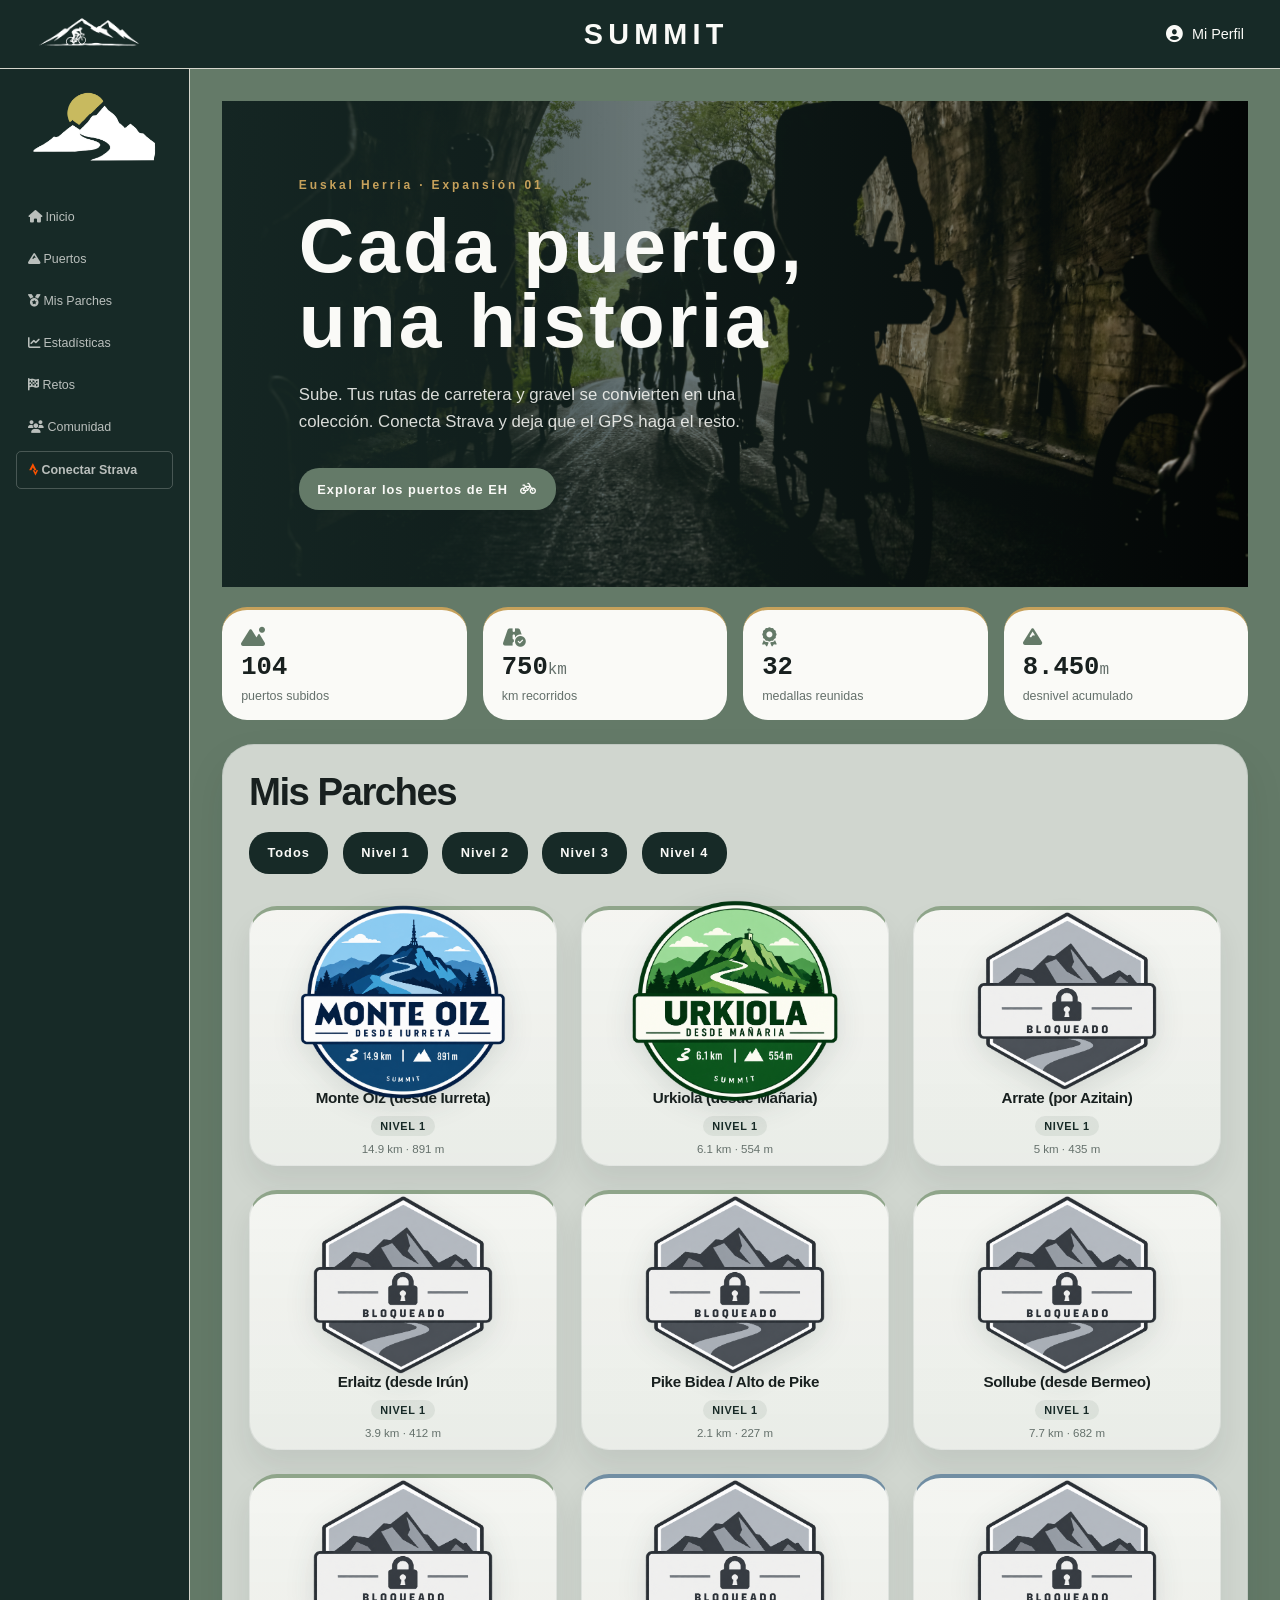
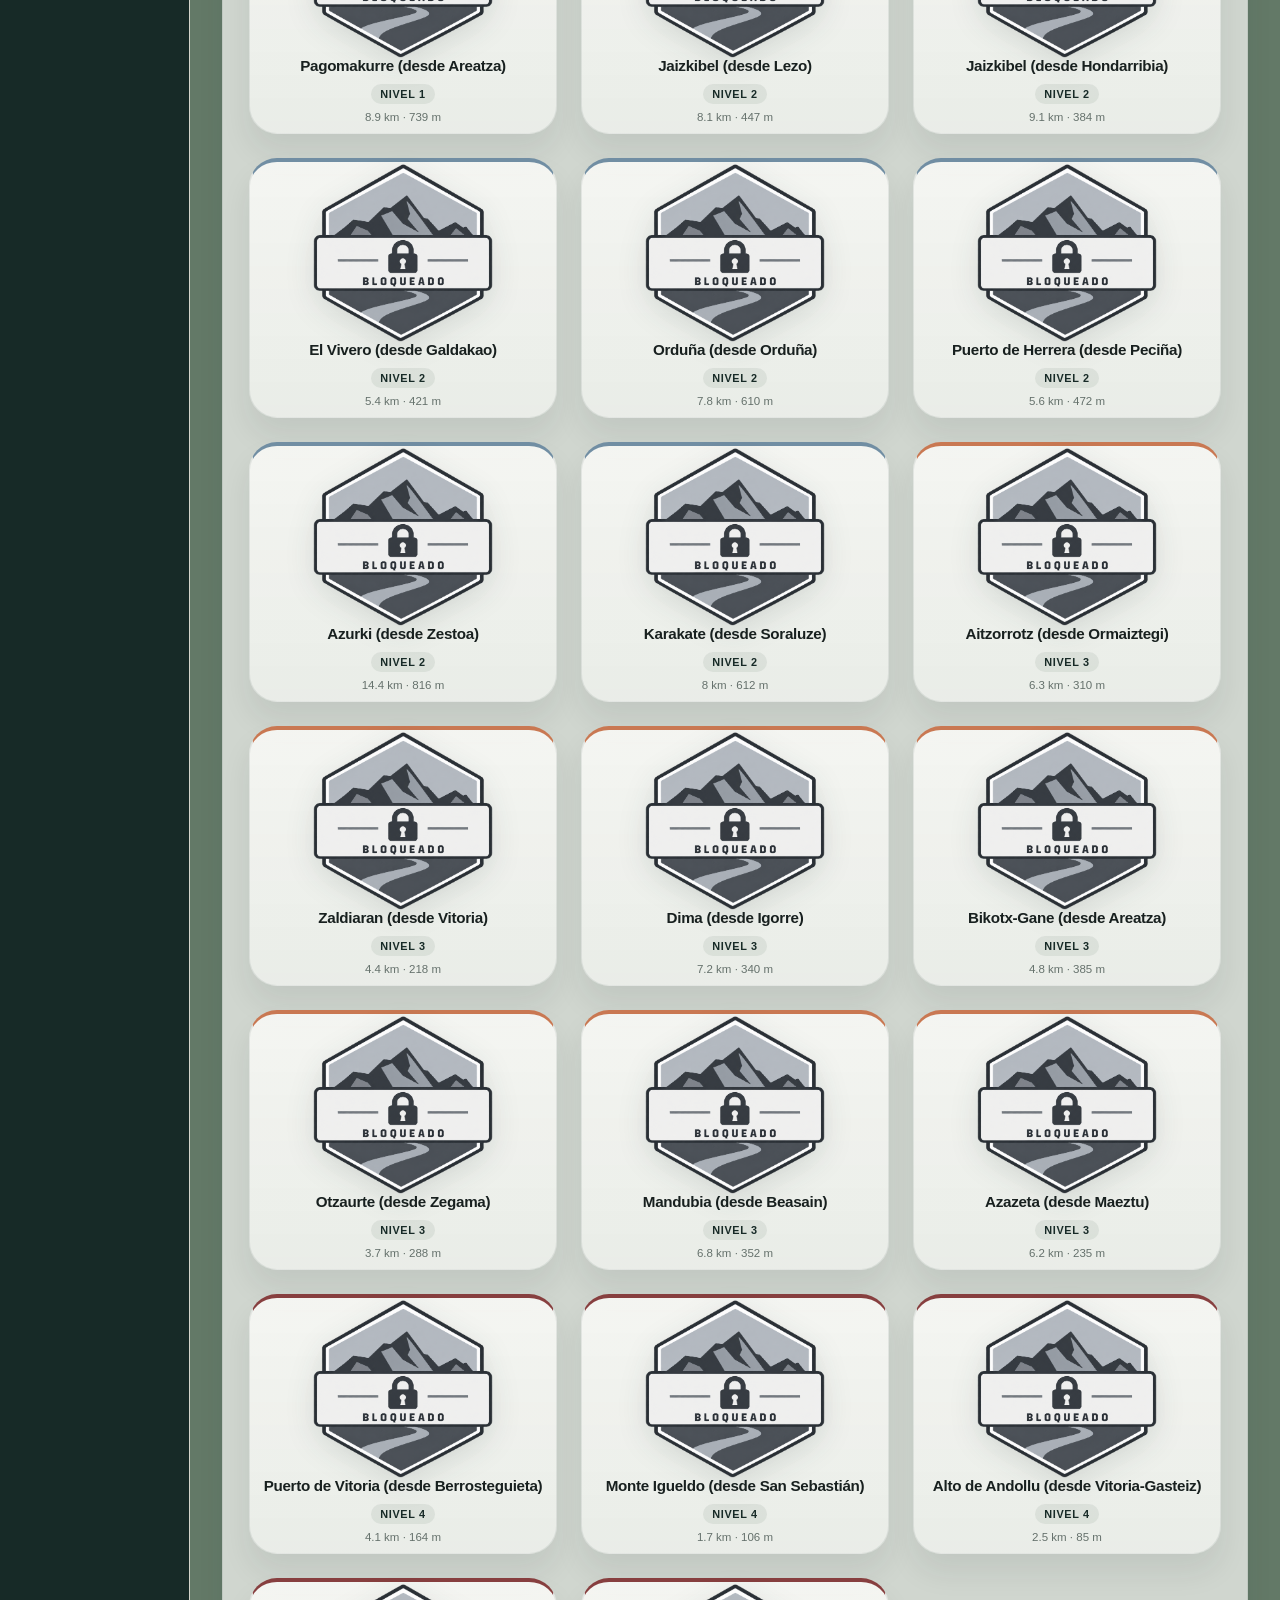
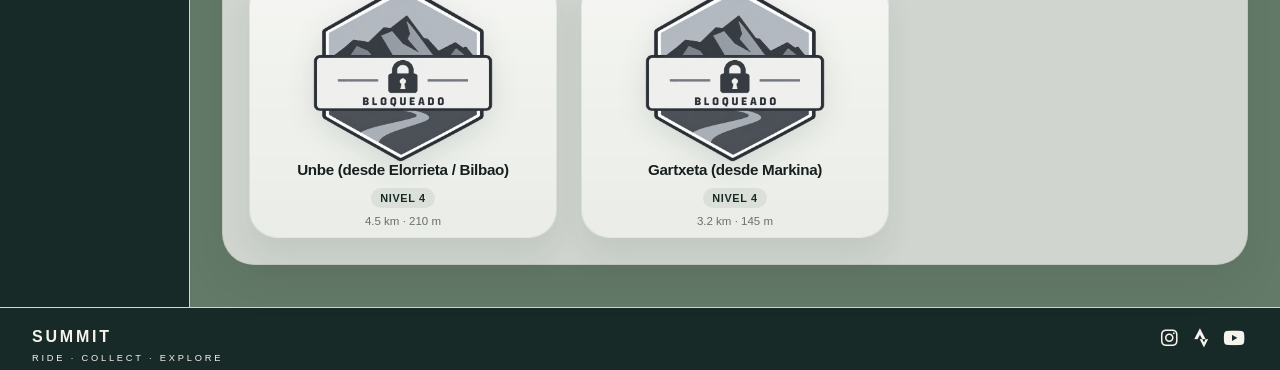
<file: src/index.html>
<!DOCTYPE html>

<html>

<head>
    <title>SUMMIT</title>
    <link rel="icon" href="../images/logo/summit_logo_filled.png">
    <link rel="stylesheet" href="styles.css">
    <link rel="stylesheet" href="https://cdnjs.cloudflare.com/ajax/libs/font-awesome/6.5.2/css/all.min.css">
</head>

<body>
    <header>
        <div class="logo_header">
            <img class="logo_headerIMG" src="../images/logo/summit_logo3.png">
        </div>

        <div class="titulo_header">
            <h1>SUMMIT</h1>
        </div>

        <div class="miPerfil_header">
            <i class="fa-solid fa-circle-user"></i>
            <p>Mi Perfil</p>
        </div>
    </header>

    <main>
        <aside class="sidebar">
            <div class="logo">
                <img class="logo_sidebar" src="../images/logo/summit_logo2.png">
            </div>

            <div class="links">
                <a href="#">
                    <i class="fa-solid fa-house"></i>
                    <span>Inicio</span>
                </a>
                <a href="#">
                    <i class="fa-solid fa-mountain"></i>
                    <span>Puertos</span>
                </a>

                <a href="#">
                    <i class="fa-solid fa-medal"></i>
                    <span>Mis Parches</span>
                </a>

                <a href="#">
                    <i class="fa-solid fa-chart-line"></i>
                    <span>Estadísticas</span>
                </a>

                <a href="#">
                    <i class="fa-solid fa-flag-checkered"></i>
                    <span>Retos</span>
                </a>

                <a href="#">
                    <i class="fa-solid fa-users"></i>
                    <span>Comunidad</span>
                </a>

                <a class="sidebar-strava" href="#" aria-label="Conectar Strava">
                    <i class="fa-brands fa-strava"></i>
                    <span>Conectar Strava</span>
                </a>
            </div>
        </aside>

        <section class="main-content">
            <div class="banner">
                <p class="banner-kicker">Euskal Herria · Expansión 01</p>
                <h1>Cada puerto,<br>una historia</h1>
                <p class="banner-copy">Sube. Tus rutas de carretera y gravel se convierten en una
                    colección. Conecta Strava y deja que el GPS haga el resto.</p>
                <a class="banner-button" href="#puertos">Explorar los puertos de EH <i
                        class="fa-solid fa-bicycle"></i></a>
            </div>

            <div class="recuadros" id="stats">
                <div class="stat-tile">
                    <i class="fa-solid fa-mountain-sun"></i>
                    <span class="stat-valor">104</span>
                    <span class="stat-label">puertos subidos</span>
                </div>

                <div class="stat-tile">
                    <i class="fa-solid fa-road-circle-check"></i>
                    <span class="stat-valor">750<small>km</small></span>
                    <span class="stat-label">km recorridos</span>
                </div>

                <div class="stat-tile">
                    <i class="fa-solid fa-award"></i>
                    <span class="stat-valor">32</span>
                    <span class="stat-label">medallas reunidas</span>
                </div>

                <div class="stat-tile">
                    <i class="fa-solid fa-mountain"></i>
                    <span class="stat-valor">8.450<small>m</small></span>
                    <span class="stat-label">desnivel acumulado</span>
                </div>
            </div>

            <div class="miColeccion">
                <div class="misParches">
                    <h2>Mis Parches</h2>
                    <div class="filtroNiveles">
                        <a class="levelAll-button" href="#todos">Todos</a>
                        <a class="levelOne-button" href="#nivel1">Nivel 1</a>
                        <a class="levelTwo-button" href="#nivel2">Nivel 2</a>
                        <a class="levelThree-button" href="#nivel3">Nivel 3</a>
                        <a class="levelFour-button" href="#nivel4">Nivel 4</a>
                    </div>

                    <div class="parches" id="parchesContainer" aria-live="polite"></div>
                </div>
            </div>
        </section>


    </main>

    <footer>
        <h1>SUMMIT</h1>
        <p>RIDE · COLLECT · EXPLORE</p>

        <div class="social-links">
            <a href="https://www.instagram.com/summit_cyclingapp/?utm_source=ig_web_button_share_sheet"
                aria-label="Instagram">
                <i class="fa-brands fa-instagram"></i>
            </a>

            <a href="https://www.strava.com" aria-label="strava">
                <i class="fa-brands fa-strava"></i>
            </a>

            <a href="https://www.youtube.com" aria-label="youtube">
                <i class="fa-brands fa-youtube"></i>
            </a>
        </div>
    </footer>
    <script src="app.js"></script>
</body>

</html>
</file>
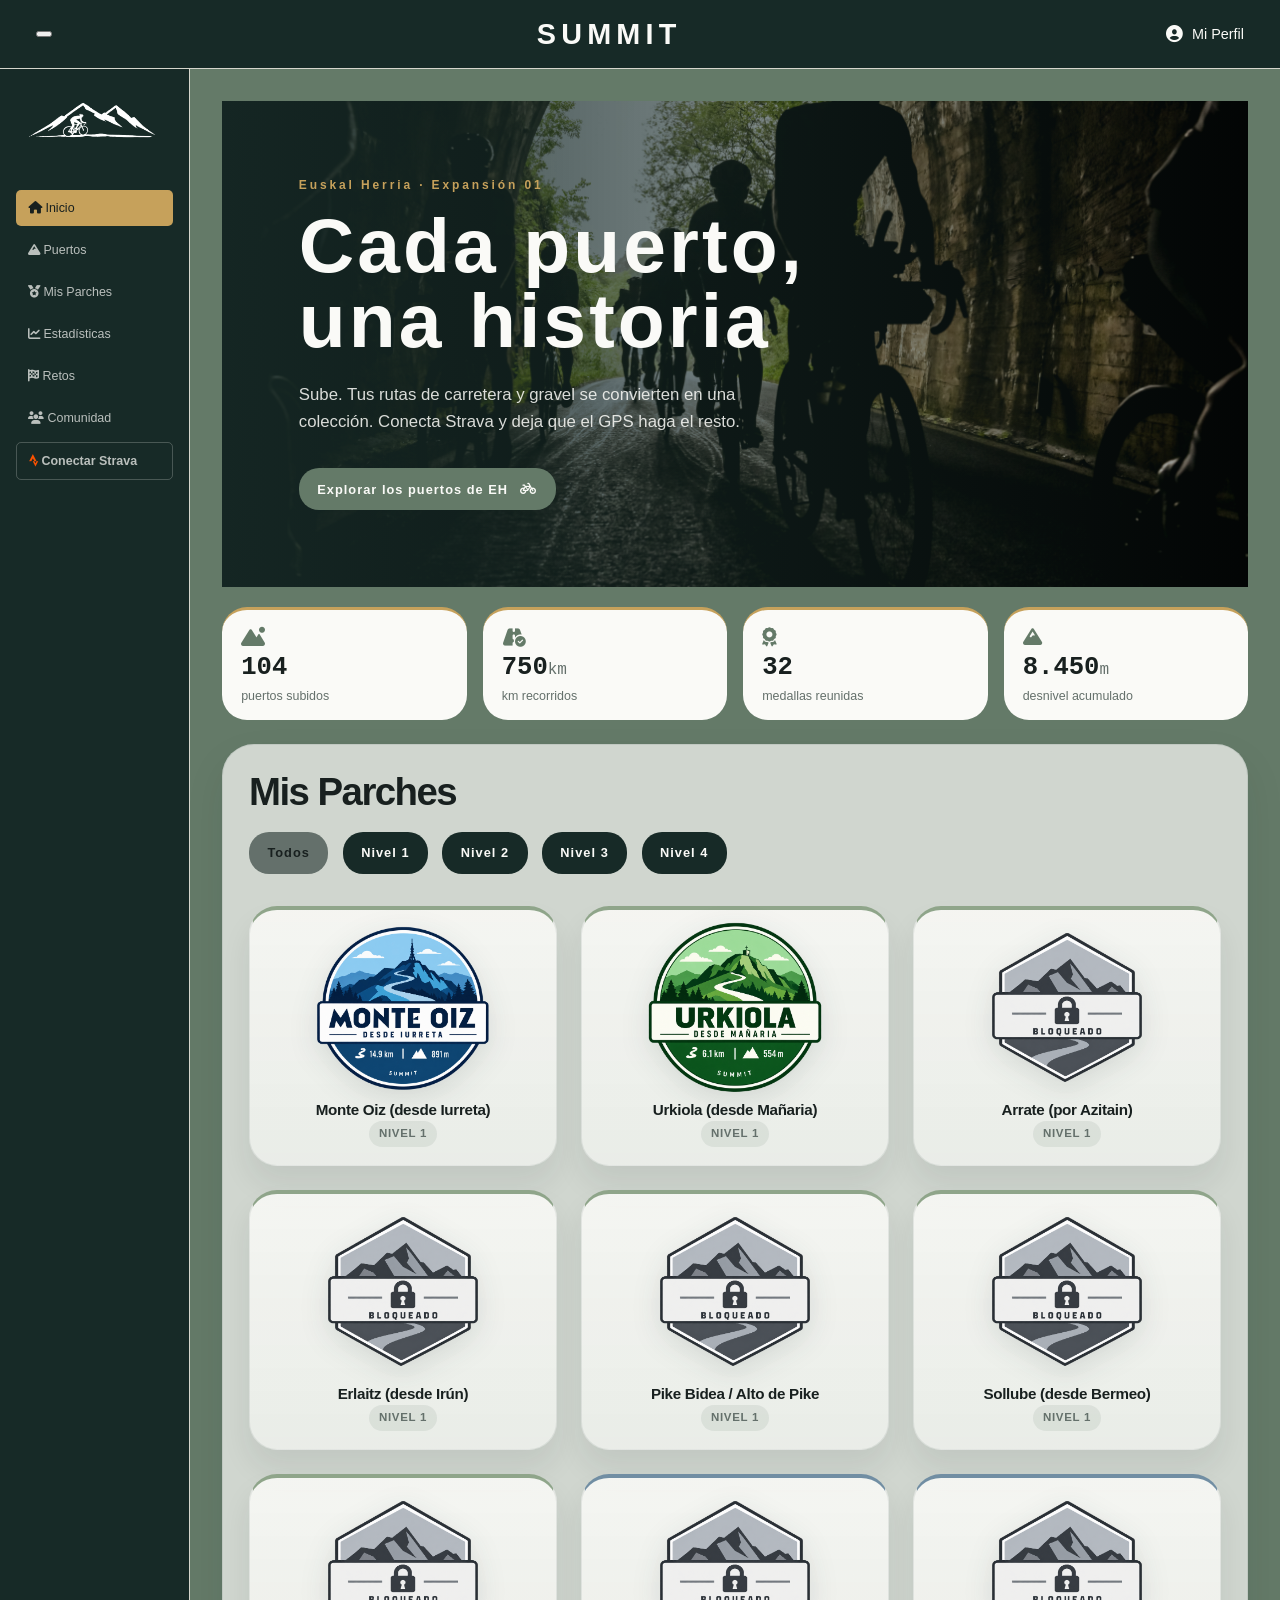
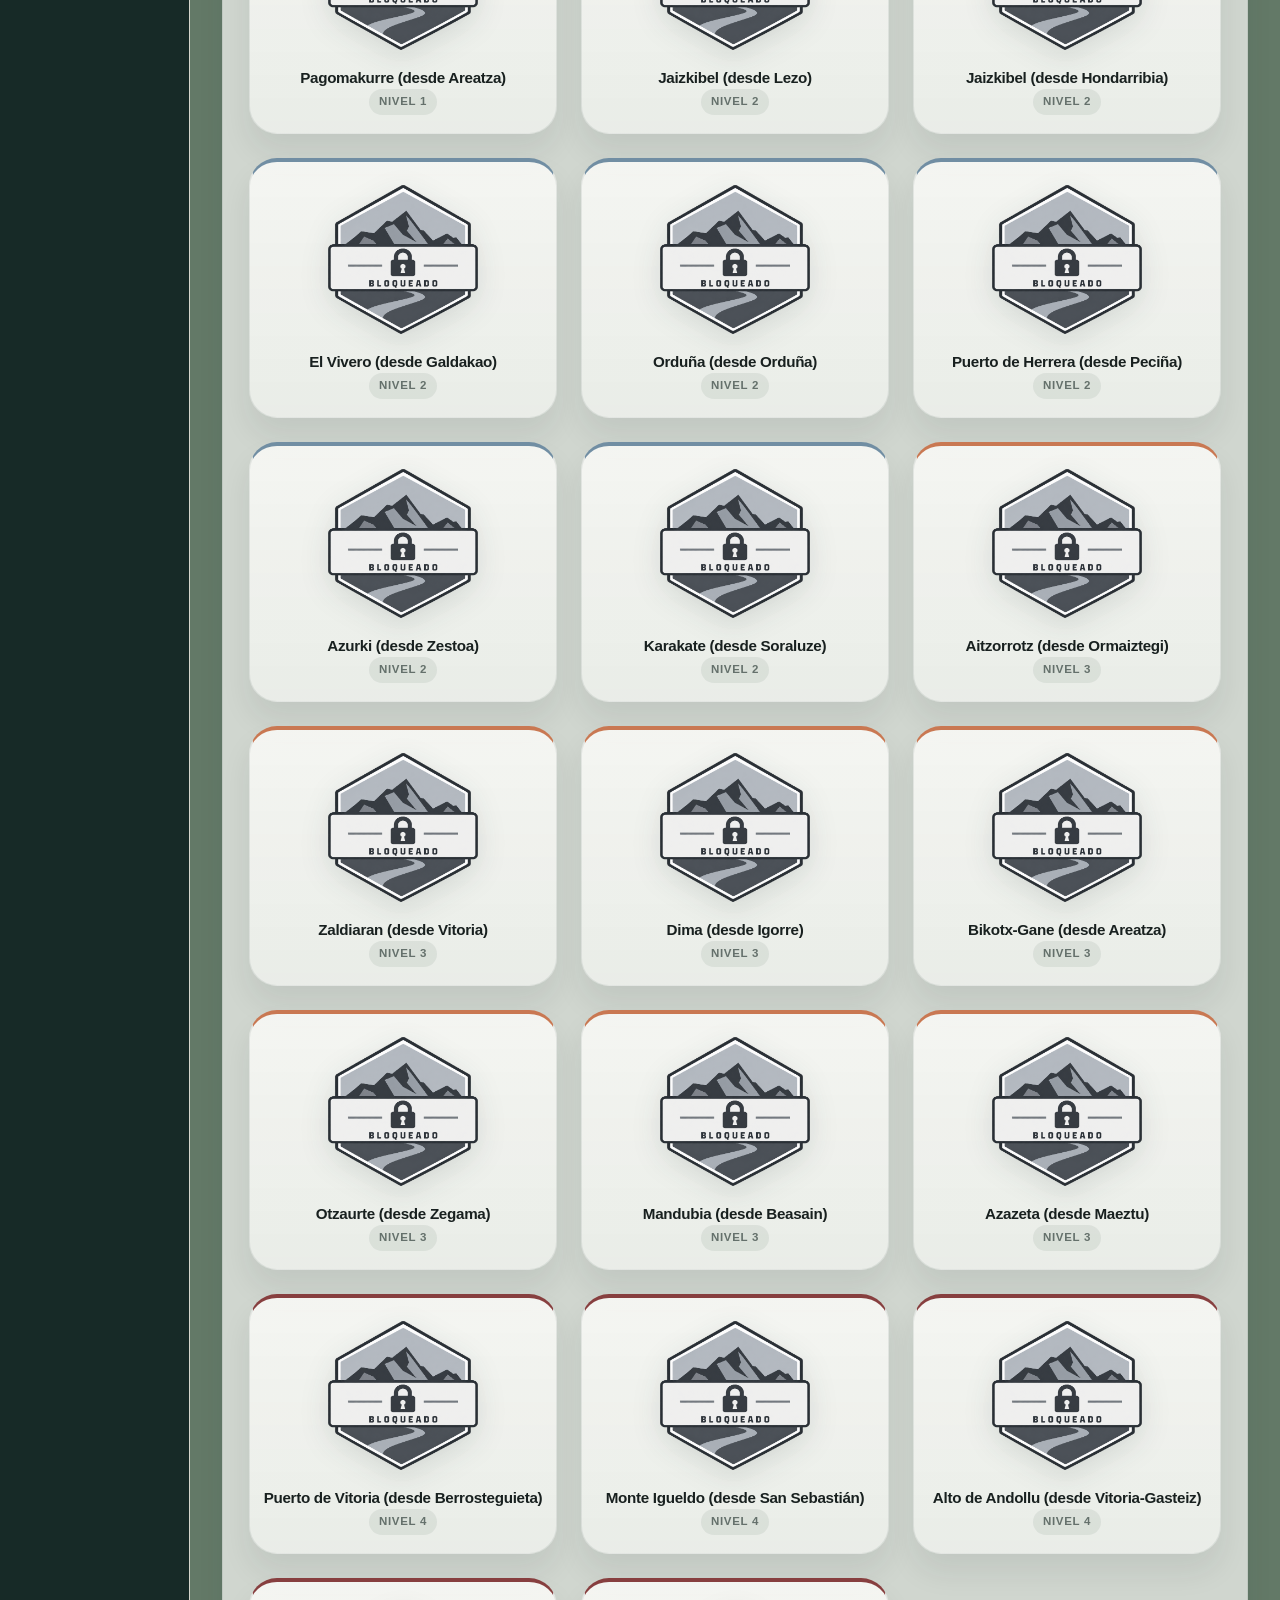
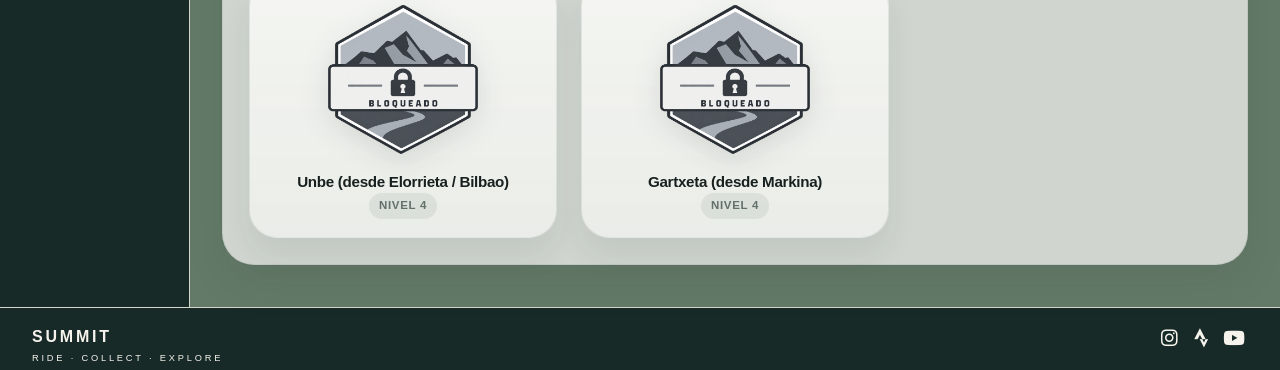
<file: src/inicio/index.html>
<!DOCTYPE html>

<html>

<head>
    <title>SUMMIT</title>
    <link rel="icon" href="../../images/logo/summit_logo_filled.png">
    <link rel="stylesheet" href="styles.css">
    <link rel="stylesheet" href="https://cdnjs.cloudflare.com/ajax/libs/font-awesome/6.5.2/css/all.min.css">
</head>

<body>
    <header>
        <button class="menu-toggle" type="button" aria-label="Abrir menú" aria-expanded="false">
            <span></span>
            <span></span>
            <span></span>
        </button>

        <div class="titulo_header">
            <h1>SUMMIT</h1>
        </div>

        <div class="miPerfil_header">
            <i class="fa-solid fa-circle-user"></i>
            <p>Mi Perfil</p>
        </div>
    </header>

    <main>
        <aside class="sidebar">
            <div class="logo">
                <img class="logo_sidebar" src="../../images/logo/summit_logo3.png">
            </div>
            <div class="links">
                <a class="is-active" href="#" aria-current="page">
                    <i class="fa-solid fa-house"></i>
                    <span>Inicio</span>
                </a>
                <a href="../puertos/puertos.html" target="_self">
                    <i class="fa-solid fa-mountain"></i>
                    <span>Puertos</span>
                </a>

                <a href="#">
                    <i class="fa-solid fa-medal"></i>
                    <span>Mis Parches</span>
                </a>

                <a href="#">
                    <i class="fa-solid fa-chart-line"></i>
                    <span>Estadísticas</span>
                </a>

                <a href="../retos/retos.html">
                    <i class="fa-solid fa-flag-checkered"></i>
                    <span>Retos</span>
                </a>

                <a href="#">
                    <i class="fa-solid fa-users"></i>
                    <span>Comunidad</span>
                </a>

                <a class="sidebar-strava" href="#" aria-label="Conectar Strava">
                    <i class="fa-brands fa-strava"></i>
                    <span>Conectar Strava</span>
                </a>
            </div>
        </aside>

        <section class="main-content">
            <div class="banner">
                <p class="banner-kicker">Euskal Herria · Expansión 01</p>
                <h1>Cada puerto,<br>una historia</h1>
                <p class="banner-copy">Sube. Tus rutas de carretera y gravel se convierten en una
                    colección. Conecta Strava y deja que el GPS haga el resto.</p>
                <a class="banner-button" href="../puertos/puertos.html" target="_self">Explorar los puertos de EH <i
                        class="fa-solid fa-bicycle"></i></a>
            </div>

            <div class="recuadros" id="stats">
                <div class="stat-tile">
                    <i class="fa-solid fa-mountain-sun"></i>
                    <span class="stat-valor">104</span>
                    <span class="stat-label">puertos subidos</span>
                </div>

                <div class="stat-tile">
                    <i class="fa-solid fa-road-circle-check"></i>
                    <span class="stat-valor">750<small>km</small></span>
                    <span class="stat-label">km recorridos</span>
                </div>

                <div class="stat-tile">
                    <i class="fa-solid fa-award"></i>
                    <span class="stat-valor">32</span>
                    <span class="stat-label">medallas reunidas</span>
                </div>

                <div class="stat-tile">
                    <i class="fa-solid fa-mountain"></i>
                    <span class="stat-valor">8.450<small>m</small></span>
                    <span class="stat-label">desnivel acumulado</span>
                </div>
            </div>

            <div class="miColeccion">
                <div class="misParches">
                    <h2>Mis Parches</h2>
                    <div class="filtroNiveles">
                        <a class="levelAll-button" href="#todos">Todos</a>
                        <a class="levelOne-button" href="#nivel1">Nivel 1</a>
                        <a class="levelTwo-button" href="#nivel2">Nivel 2</a>
                        <a class="levelThree-button" href="#nivel3">Nivel 3</a>
                        <a class="levelFour-button" href="#nivel4">Nivel 4</a>
                    </div>

                    <div class="parches" id="parchesContainer" aria-live="polite"></div>
                </div>
            </div>
        </section>


    </main>

    <footer>
        <h1>SUMMIT</h1>
        <p>RIDE · COLLECT · EXPLORE</p>

        <div class="social-links">
            <a href="https://www.instagram.com/summit_cyclingapp/?utm_source=ig_web_button_share_sheet"
                aria-label="Instagram">
                <i class="fa-brands fa-instagram"></i>
            </a>

            <a href="https://www.strava.com" aria-label="strava">
                <i class="fa-brands fa-strava"></i>
            </a>

            <a href="https://www.youtube.com" aria-label="youtube">
                <i class="fa-brands fa-youtube"></i>
            </a>
        </div>
    </footer>
    <script src="app.js"></script>
</body>

</html>
</file>
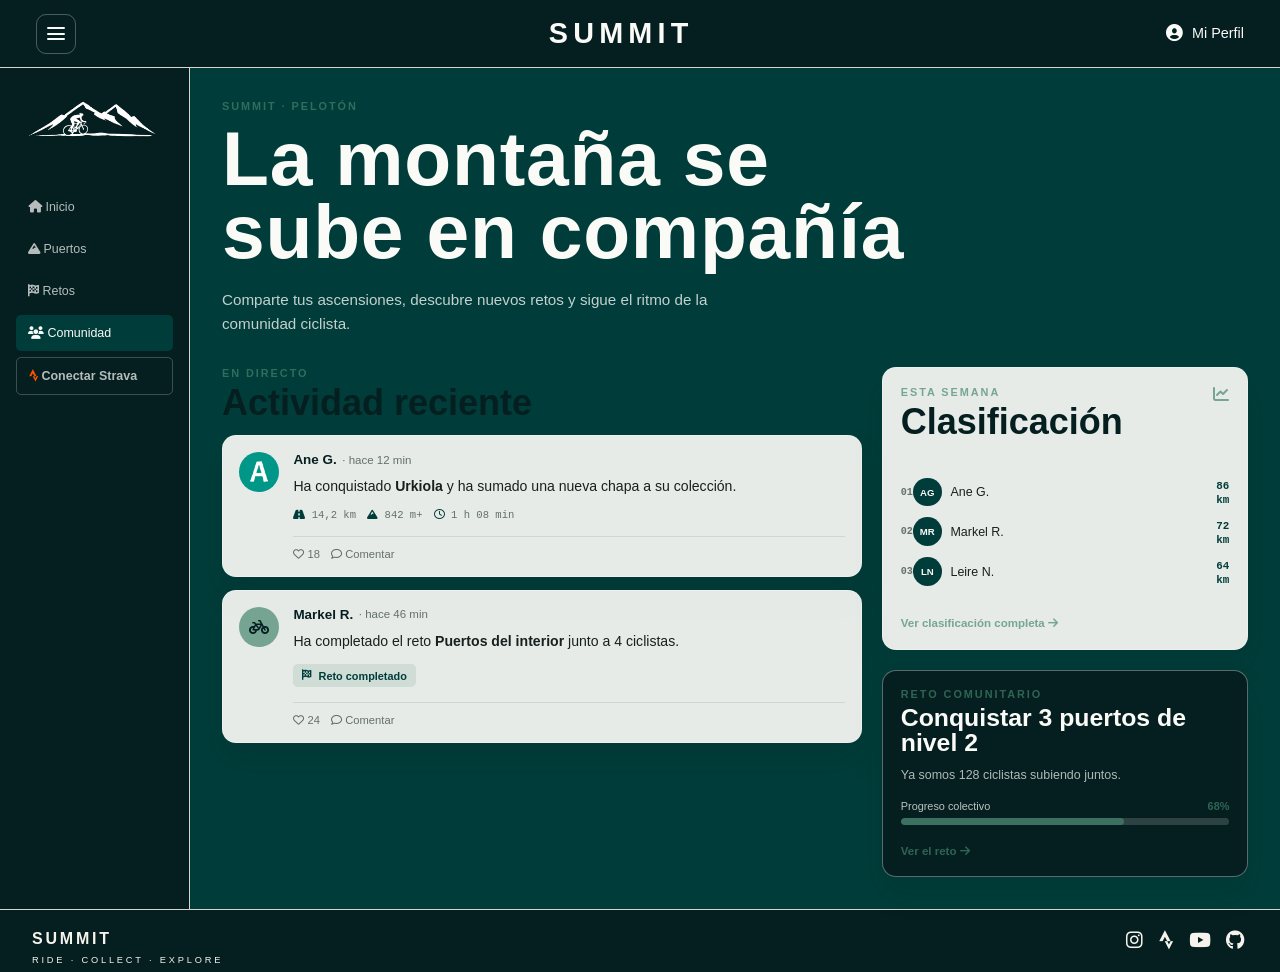
<file: src/comunidad/comunidad.html>
<!DOCTYPE html>

<html lang="es">

<head>
    <title>SUMMIT</title>
    <!-- Permite que el diseño use el ancho real de la pantalla del móvil. -->
    <meta charset="utf-8">
    <meta name="viewport" content="width=device-width, initial-scale=1.0">
    <link rel="icon" href="../../images/logo/summit_logo_filled.png">
    <link rel="stylesheet" href="../general.css">
    <link rel="stylesheet" href="stylesComunidad.css">
    <link rel="stylesheet" href="https://cdnjs.cloudflare.com/ajax/libs/font-awesome/6.5.2/css/all.min.css">
</head>

<body>
    <header>
        <button class="menu-toggle" type="button" aria-label="Abrir menú" aria-expanded="false">
            <span></span>
            <span></span>
            <span></span>
        </button>

        <div class="titulo_header">
            <h1>SUMMIT</h1>
        </div>

        <div class="miPerfil_header">
            <i class="fa-solid fa-circle-user"></i>
            <p>Mi Perfil</p>
        </div>
    </header>

    <main>
        <aside class="sidebar">
            <div class="logo">
                <img class="logo_sidebar" src="../../images/logo/summit_logo3.png" alt="logo ubicado en el sidebar">
            </div>
            <div class="links">
                <a href="../inicio/indexInicio.html">
                    <i class="fa-solid fa-house"></i>
                    <span>Inicio</span>
                </a>
                <a href="../puertos/puertos.html" target="_self">
                    <i class="fa-solid fa-mountain"></i>
                    <span>Puertos</span>
                </a>


                <a href="../retos/retos.html">
                    <i class="fa-solid fa-flag-checkered"></i>
                    <span>Retos</span>
                </a>

                <a class="is-active" href="# " aria-current="page">
                    <i class="fa-solid fa-users"></i>
                    <span>Comunidad</span>
                </a>

                <a class="sidebar-strava" href="https://www.strava.com" aria-label="Conectar Strava" target="_blank">
                    <i class="fa-brands fa-strava"></i>
                    <span>Conectar Strava</span>
                </a>
            </div>
        </aside>

        <section class="main-content">
            <div class="community-heading">
                <p class="community-kicker">SUMMIT · PELOTÓN</p>
                <h1>La montaña se<br>sube en compañía</h1>
                <p>Comparte tus ascensiones, descubre nuevos retos y sigue el ritmo de la comunidad ciclista.</p>
            </div>

            <div class="community-layout">
                <section class="community-feed" aria-labelledby="actividad-title">
                    <div class="section-heading">
                        <div>
                            <p class="section-kicker">EN DIRECTO</p>
                            <h2 id="actividad-title">Actividad reciente</h2>
                        </div>
                    </div>

                    <article class="activity-card">
                        <div class="activity-avatar"><img src="../../images/A.png" alt="Avatar de Ane"></div>
                        <div class="activity-content">
                            <div class="activity-meta"><strong>Ane G.</strong><span>· hace 12 min</span></div>
                            <p>Ha conquistado <strong>Urkiola</strong> y ha sumado una nueva chapa a su colección.</p>
                            <div class="activity-stats"><span><i class="fa-solid fa-road"></i> 14,2 km</span><span><i
                                        class="fa-solid fa-mountain"></i> 842 m+</span><span><i
                                        class="fa-regular fa-clock"></i> 1 h 08 min</span></div>
                            <div class="activity-actions"><a href="#"><i class="fa-regular fa-heart"></i>
                                    18</a><a href="#"><i class="fa-regular fa-comment"></i> Comentar</a></div>
                        </div>
                    </article>

                    <article class="activity-card">
                        <div class="activity-avatar activity-avatar-alt"><i class="fa-solid fa-bicycle"></i></div>
                        <div class="activity-content">
                            <div class="activity-meta"><strong>Markel R.</strong><span>· hace 46 min</span></div>
                            <p>Ha completado el reto <strong>Puertos del interior</strong> junto a 4 ciclistas.</p>
                            <div class="activity-badge"><i class="fa-solid fa-flag-checkered"></i> Reto completado</div>
                            <div class="activity-actions"><a href="#"><i class="fa-regular fa-heart"></i>
                                    24</a><a href="#"><i class="fa-regular fa-comment"></i> Comentar</a></div>
                        </div>
                    </article>
                </section>

                <aside class="community-side">
                    <section class="community-panel" aria-labelledby="ranking-title">
                        <div class="section-heading">
                            <div>
                                <p class="section-kicker">ESTA SEMANA</p>
                                <h2 id="ranking-title">Clasificación</h2>
                            </div>
                            <i class="fa-solid fa-chart-line panel-icon"></i>
                        </div>
                        <table class="ranking-list">
                            <thead class="ranking-table-head">
                                <tr>
                                    <th scope="col">Posición</th>
                                    <th scope="col">Avatar</th>
                                    <th scope="col">Ciclista</th>
                                    <th scope="col">Distancia</th>
                                </tr>
                            </thead>
                            <tbody>
                                <tr>
                                    <th class="ranking-position" scope="row">01</th>
                                    <td><span class="ranking-avatar">AG</span></td>
                                    <td class="ranking-name">Ane G.</td>
                                    <td><strong>86 km</strong></td>
                                </tr>
                                <tr>
                                    <th class="ranking-position" scope="row">02</th>
                                    <td><span class="ranking-avatar">MR</span></td>
                                    <td class="ranking-name">Markel R.</td>
                                    <td><strong>72 km</strong></td>
                                </tr>
                                <tr>
                                    <th class="ranking-position" scope="row">03</th>
                                    <td><span class="ranking-avatar">LN</span></td>
                                    <td class="ranking-name">Leire N.</td>
                                    <td><strong>64 km</strong></td>
                                </tr>
                            </tbody>
                        </table>
                        <a class="panel-link" href="#">Ver clasificación completa <i
                                class="fa-solid fa-arrow-right"></i></a>
                    </section>

                    <section class="community-panel challenge-panel" aria-labelledby="challenge-title">
                        <p class="section-kicker">RETO COMUNITARIO</p>
                        <h2 id="challenge-title">Conquistar 3 puertos de nivel 2</h2>
                        <p class="challenge-copy">Ya somos 128 ciclistas subiendo juntos.</p>
                        <div class="progress-label"><span>Progreso colectivo</span><strong>68%</strong></div>
                        <div class="progress-track"><span></span></div>
                        <a class="challenge-link" href="../retos/retos.html">Ver el reto <i
                                class="fa-solid fa-arrow-right"></i></a>
                    </section>
                </aside>
            </div>
        </section>


    </main>

    <footer>
        <h1>SUMMIT</h1>
        <p>RIDE · COLLECT · EXPLORE</p>

        <div class="social-links">
            <a href="https://www.instagram.com" aria-label="Instagram" target="_blank">
                <i class="fa-brands fa-instagram"></i>
            </a>

            <a href="https://www.strava.com" aria-label="strava" target="blank">
                <i class="fa-brands fa-strava"></i>
            </a>

            <a href="https://www.youtube.com" aria-label="youtube" target="_blank">
                <i class="fa-brands fa-youtube"></i>
            </a>

            <a href="https://github.com/maialenBarredo" aria-label="github" target="_blank">
                <i class="fa-brands fa-github"></i>
            </a>
        </div>
    </footer>
    <script src="app.js"></script>
</body>

</html>
</file>
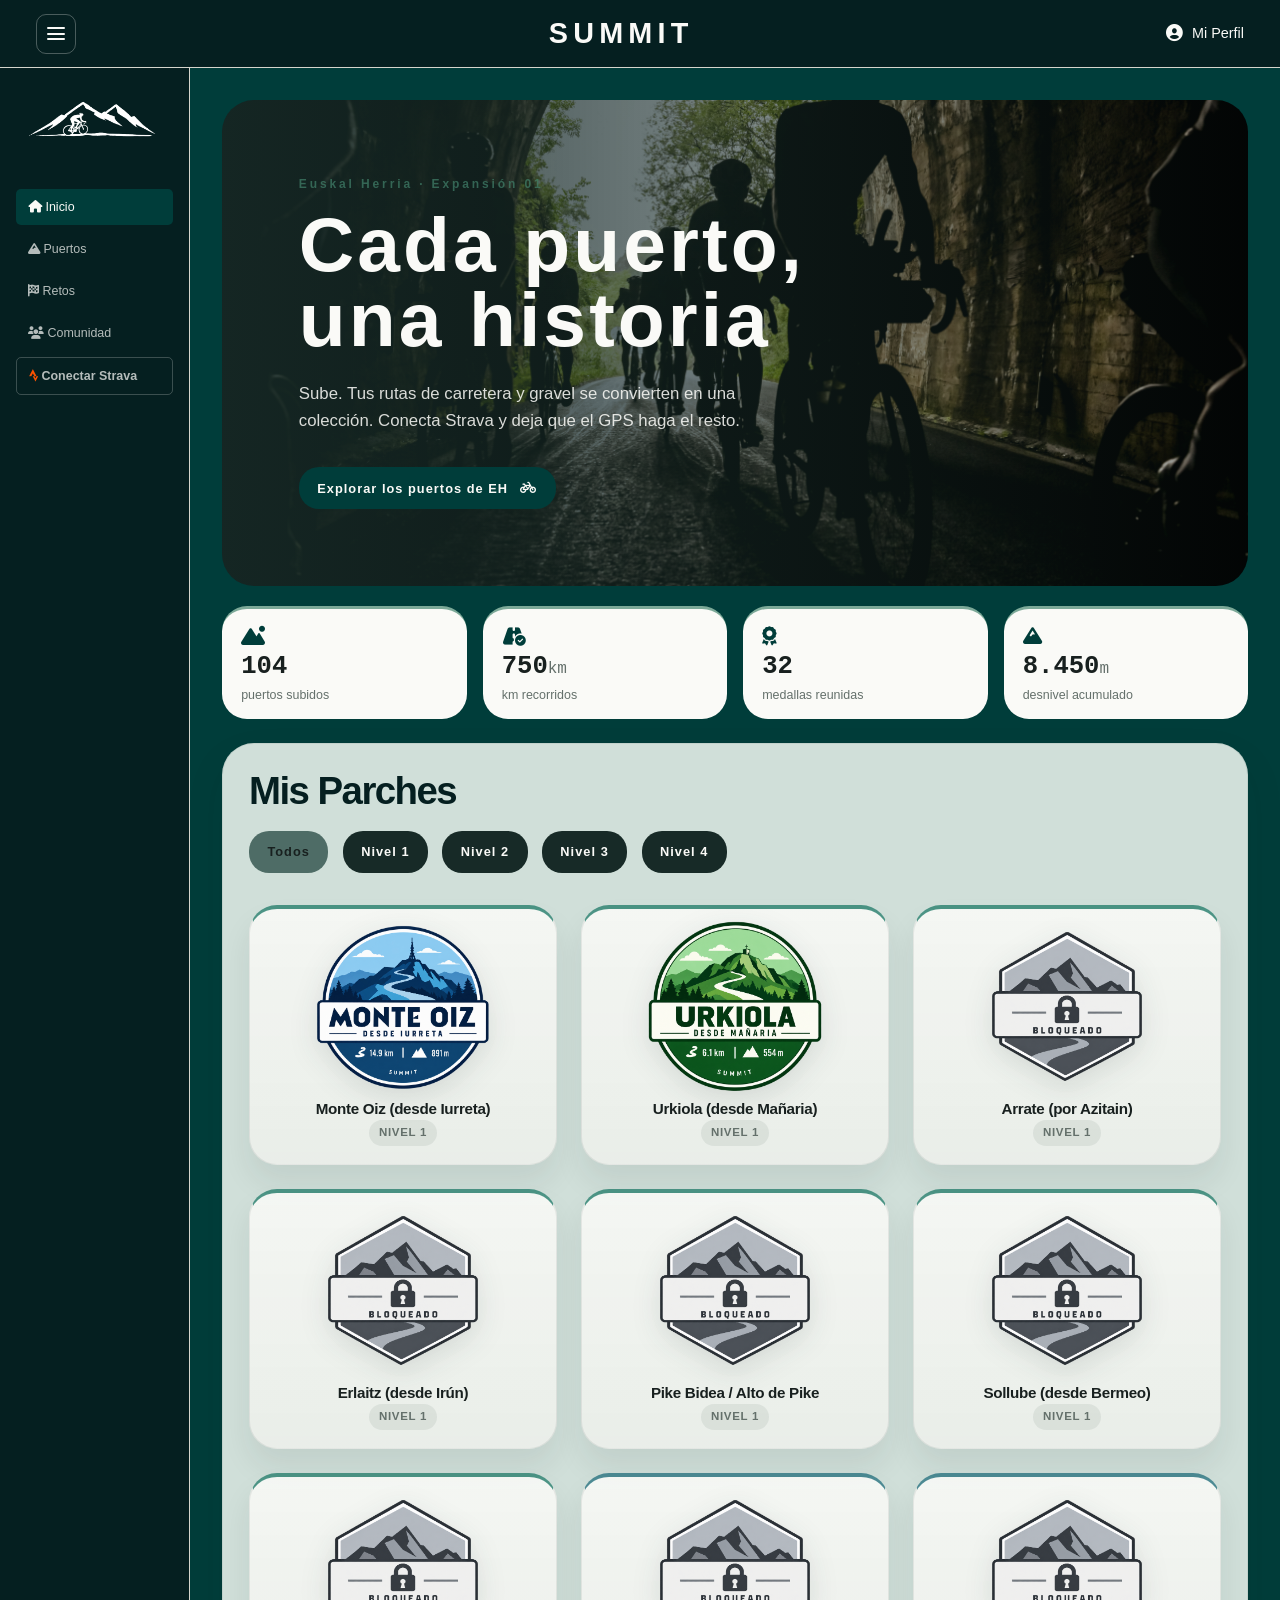
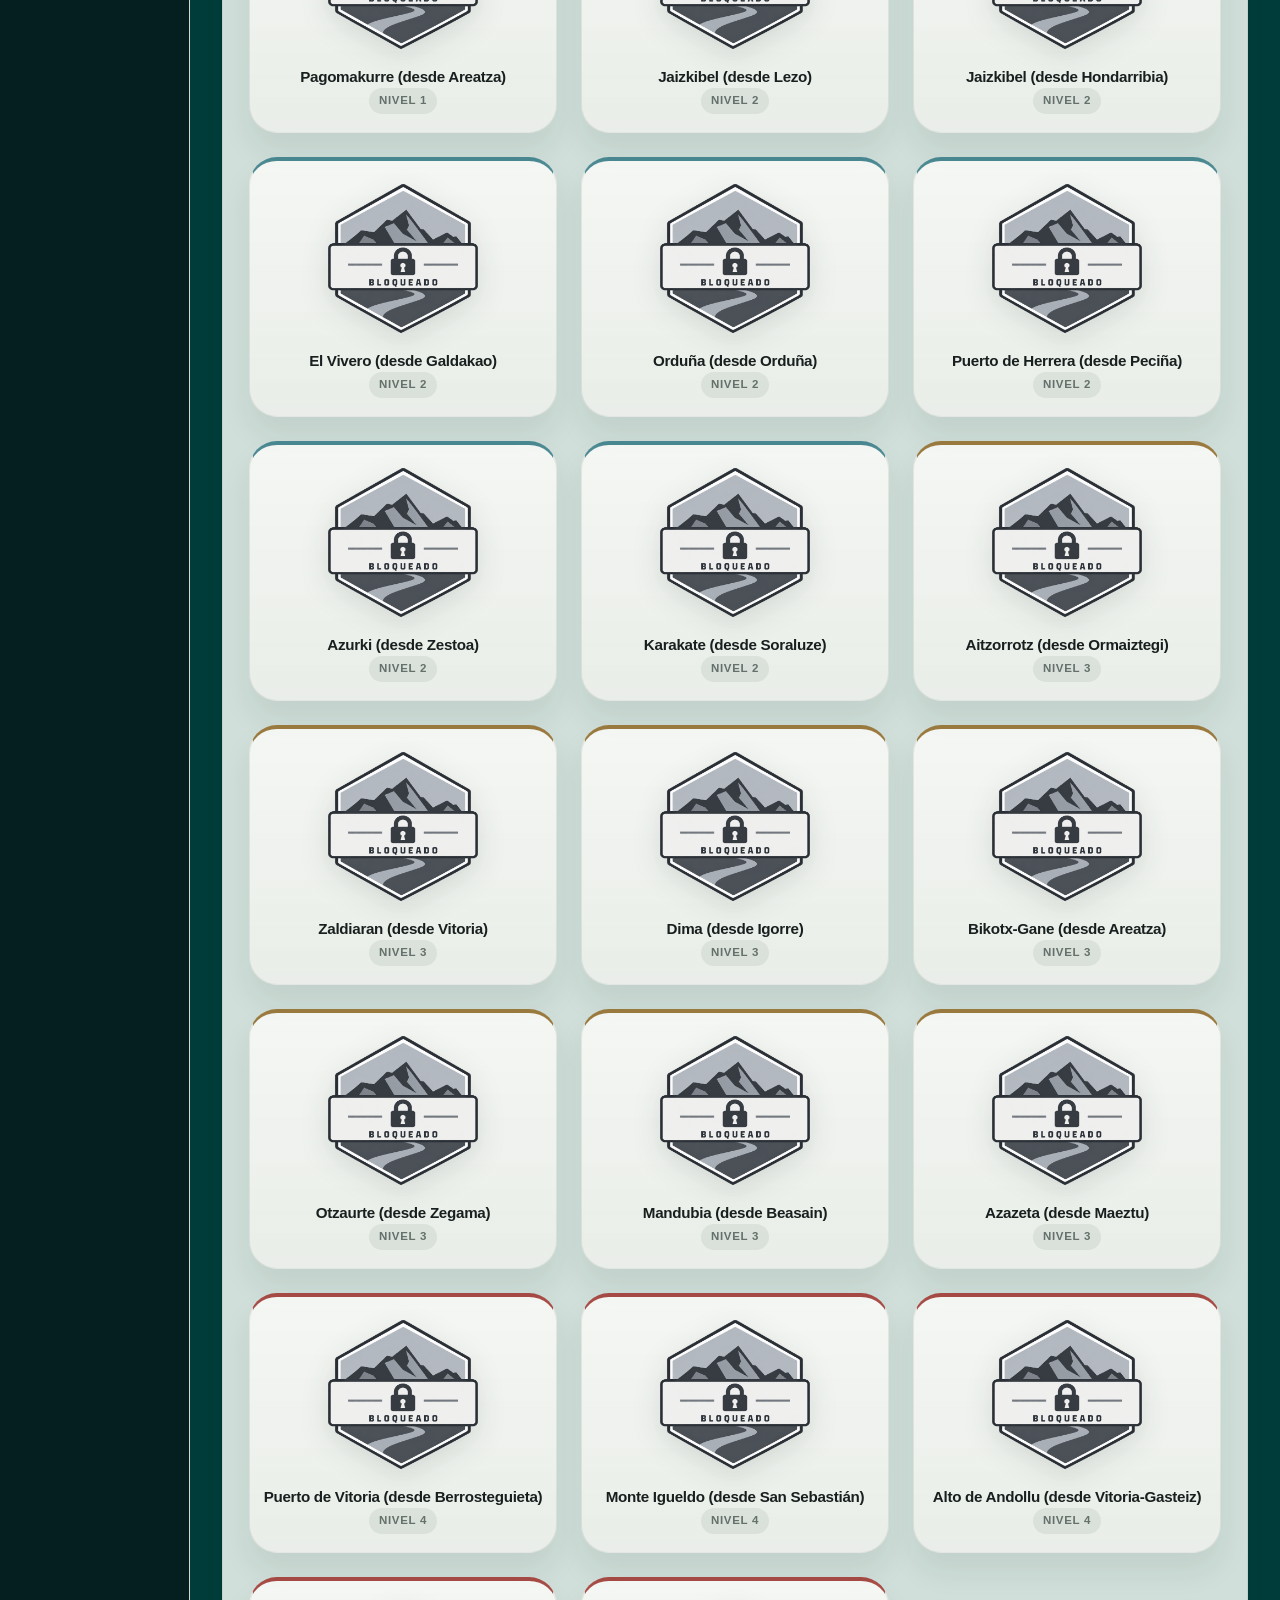
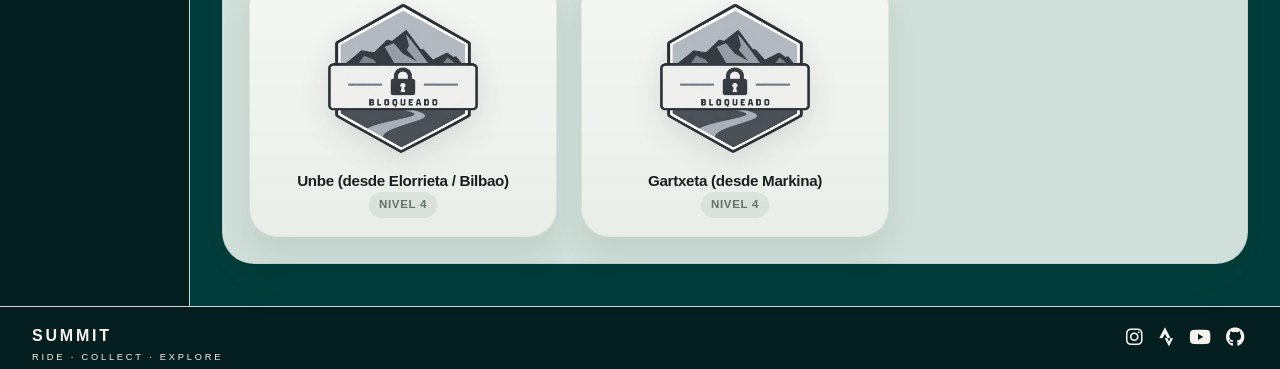
<file: src/inicio/indexInicio.html>
<!DOCTYPE html>

<html lang="es">

<head>
    <title>SUMMIT</title>
    <!-- Permite que el diseño use el ancho real de la pantalla del móvil. -->
    <meta charset="utf-8">
    <meta name="viewport" content="width=device-width, initial-scale=1.0">
    <link rel="icon" href="../../images/logo/summit_logo_filled.png">
    <link rel="stylesheet" href="../general.css">
    <link rel="stylesheet" href="stylesInicio.css">
    <link rel="stylesheet" href="https://cdnjs.cloudflare.com/ajax/libs/font-awesome/6.5.2/css/all.min.css">
</head>

<body>
    <header>
        <button class="menu-toggle" type="button" aria-label="Abrir menú" aria-expanded="false">
            <span></span>
            <span></span>
            <span></span>
        </button>

        <div class="titulo_header">
            <h1>SUMMIT</h1>
        </div>

        <div class="miPerfil_header">
            <i class="fa-solid fa-circle-user"></i>
            <p>Mi Perfil</p>
        </div>
    </header>

    <main>
        <aside class="sidebar">
            <div class="logo">
                <img class="logo_sidebar" src="../../images/logo/summit_logo3.png" alt="logo ubicado en el sidebar">
            </div>
            <div class="links">
                <a class="is-active" href="#" aria-current="page">
                    <i class="fa-solid fa-house"></i>
                    <span>Inicio</span>
                </a>
                <a href="../puertos/puertos.html" target="_self">
                    <i class="fa-solid fa-mountain"></i>
                    <span>Puertos</span>
                </a>

                <a href="../retos/retos.html">
                    <i class="fa-solid fa-flag-checkered"></i>
                    <span>Retos</span>
                </a>

                <a href="../comunidad/comunidad.html">
                    <i class="fa-solid fa-users"></i>
                    <span>Comunidad</span>
                </a>

                <a class="sidebar-strava" href="https://www.strava.com" aria-label="Conectar Strava" target="_blank">
                    <i class="fa-brands fa-strava"></i>
                    <span>Conectar Strava</span>
                </a>
            </div>
        </aside>

        <section class="main-content">
            <div class="banner">
                <p class="banner-kicker">Euskal Herria · Expansión 01</p>
                <h1>Cada puerto,<br>una historia</h1>
                <p class="banner-copy">Sube. Tus rutas de carretera y gravel se convierten en una
                    colección. Conecta Strava y deja que el GPS haga el resto.</p>
                <a class="banner-button" href="../puertos/puertos.html" target="_self">Explorar los puertos de EH <i
                        class="fa-solid fa-bicycle"></i></a>
            </div>

            <div class="recuadros" id="stats">
                <div class="stat-tile">
                    <i class="fa-solid fa-mountain-sun"></i>
                    <span class="stat-valor">104</span>
                    <span class="stat-label">puertos subidos</span>
                </div>

                <div class="stat-tile">
                    <i class="fa-solid fa-road-circle-check"></i>
                    <span class="stat-valor">750<small>km</small></span>
                    <span class="stat-label">km recorridos</span>
                </div>

                <div class="stat-tile">
                    <i class="fa-solid fa-award"></i>
                    <span class="stat-valor">32</span>
                    <span class="stat-label">medallas reunidas</span>
                </div>

                <div class="stat-tile">
                    <i class="fa-solid fa-mountain"></i>
                    <span class="stat-valor">8.450<small>m</small></span>
                    <span class="stat-label">desnivel acumulado</span>
                </div>
            </div>

            <div class="miColeccion">
                <div class="misParches">
                    <h2>Mis Parches</h2>
                    <div class="filtroNiveles">
                        <a class="levelAll-button" href="#todos">Todos</a>
                        <a class="levelOne-button" href="#nivel1">Nivel 1</a>
                        <a class="levelTwo-button" href="#nivel2">Nivel 2</a>
                        <a class="levelThree-button" href="#nivel3">Nivel 3</a>
                        <a class="levelFour-button" href="#nivel4">Nivel 4</a>
                    </div>

                    <div class="parches" id="parchesContainer" aria-live="polite"></div>
                </div>
            </div>
        </section>


    </main>

    <footer>
        <h1>SUMMIT</h1>
        <p>RIDE · COLLECT · EXPLORE</p>

        <div class="social-links">
            <a href="https://www.instagram.com" aria-label="Instagram" target="_blank">
                <i class="fa-brands fa-instagram"></i>
            </a>

            <a href="https://www.strava.com" aria-label="strava" target="blank">
                <i class="fa-brands fa-strava"></i>
            </a>

            <a href="https://www.youtube.com" aria-label="youtube" target="_blank">
                <i class="fa-brands fa-youtube"></i>
            </a>

            <a href="https://github.com/maialenBarredo" aria-label="github" target="_blank">
                <i class="fa-brands fa-github"></i>
            </a>
        </div>
    </footer>
    <script src="app.js"></script>
</body>

</html>
</file>
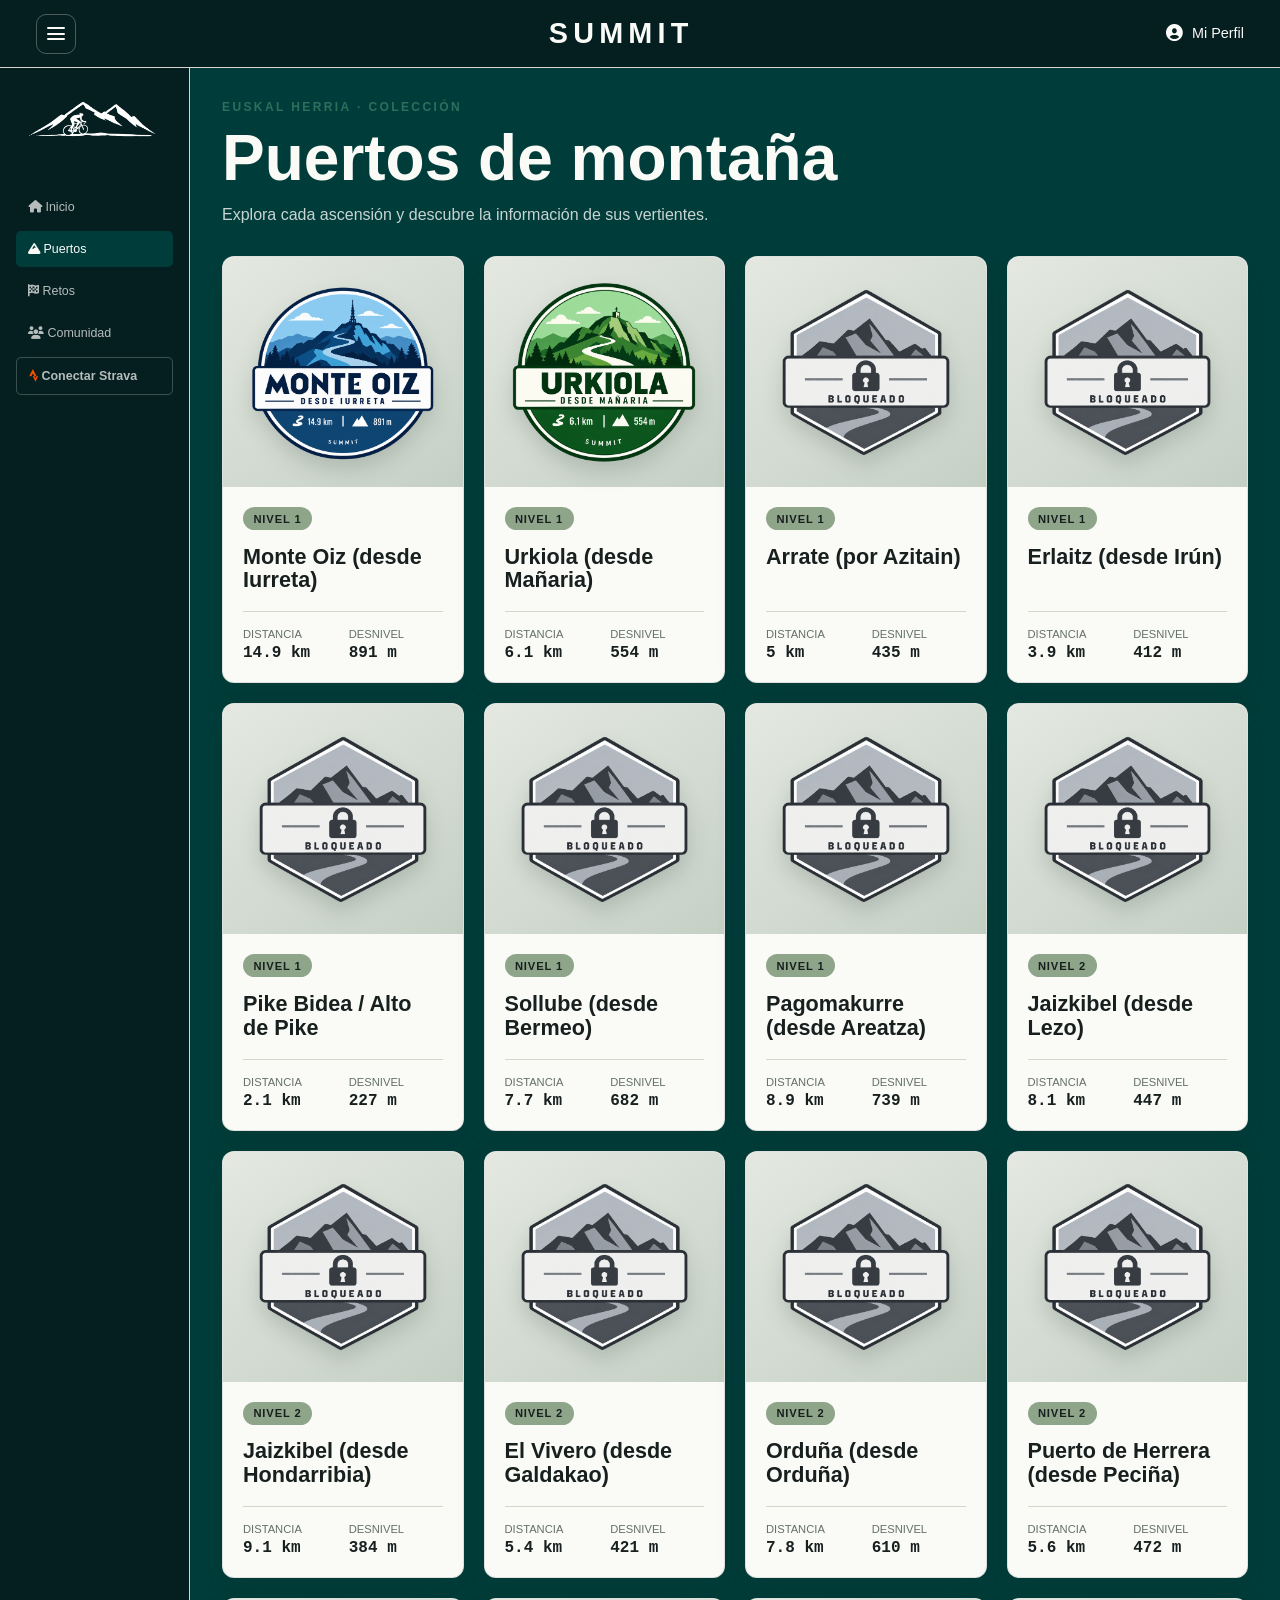
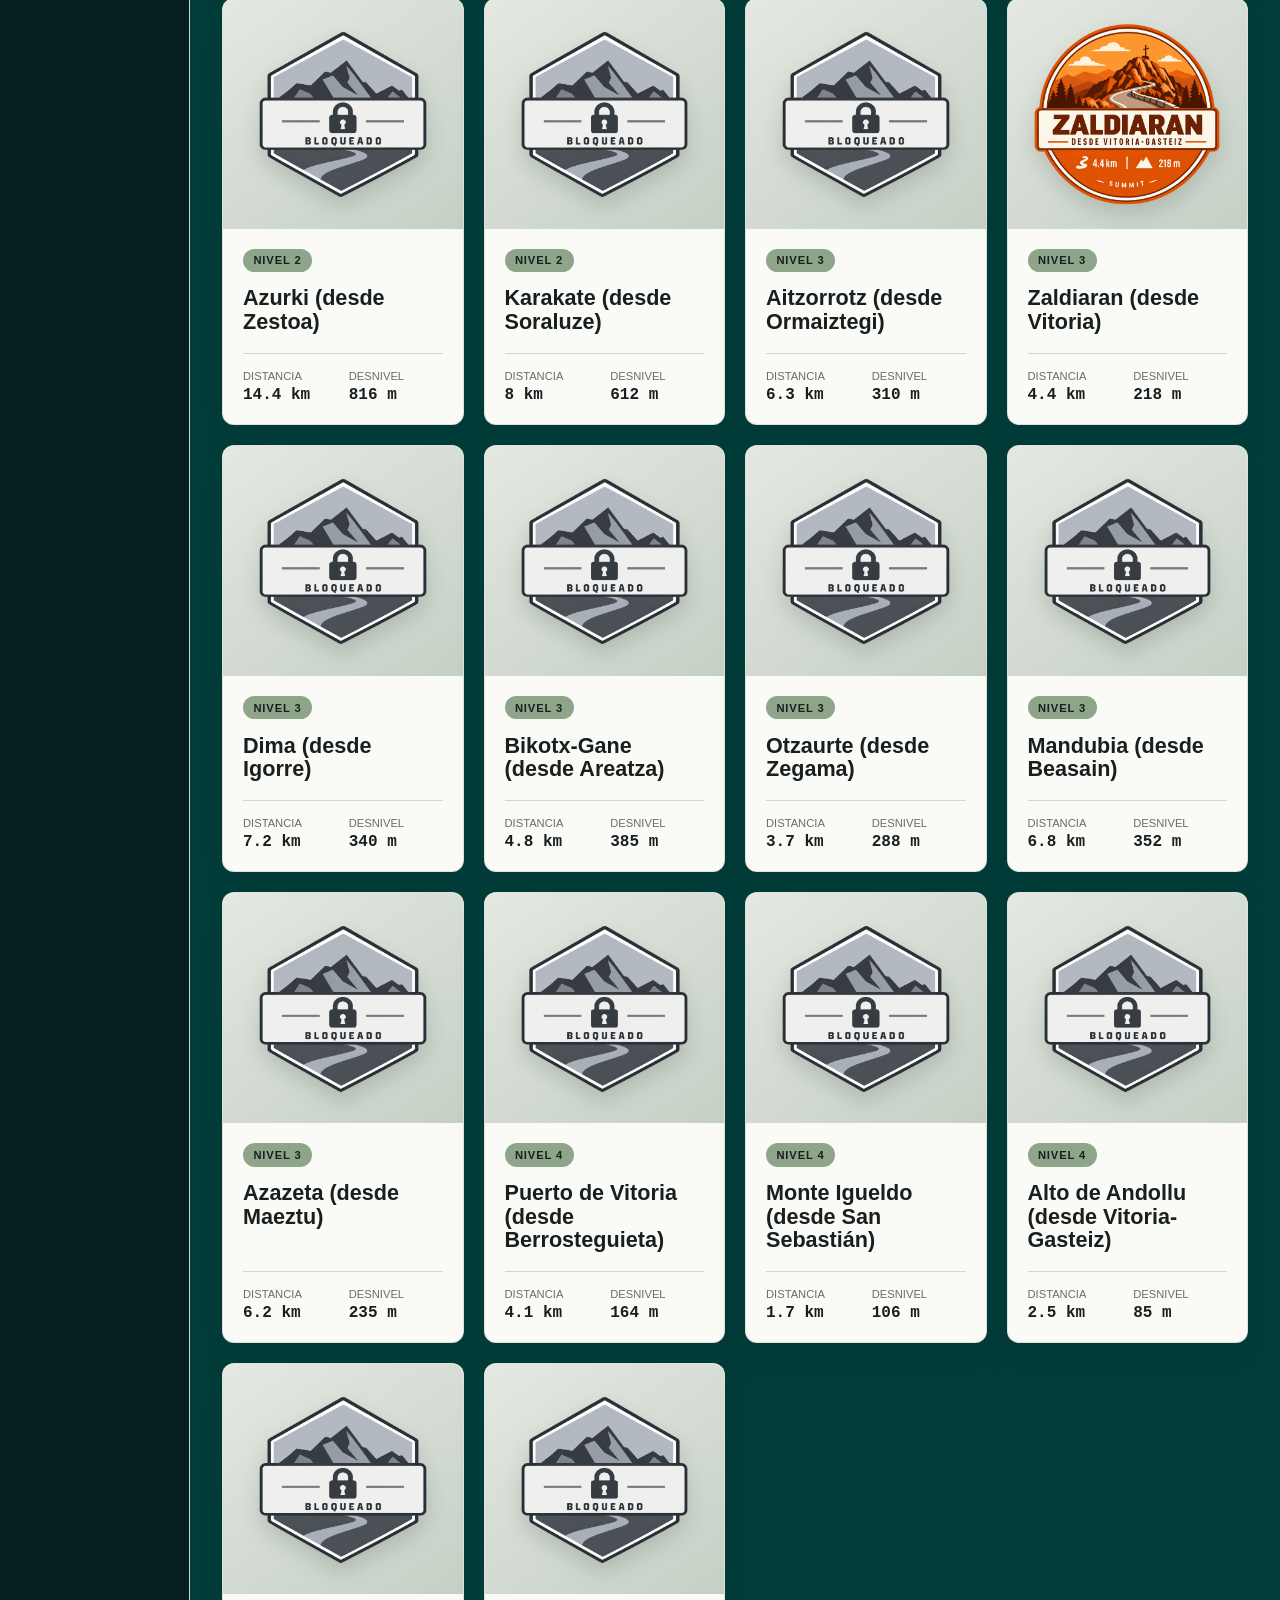
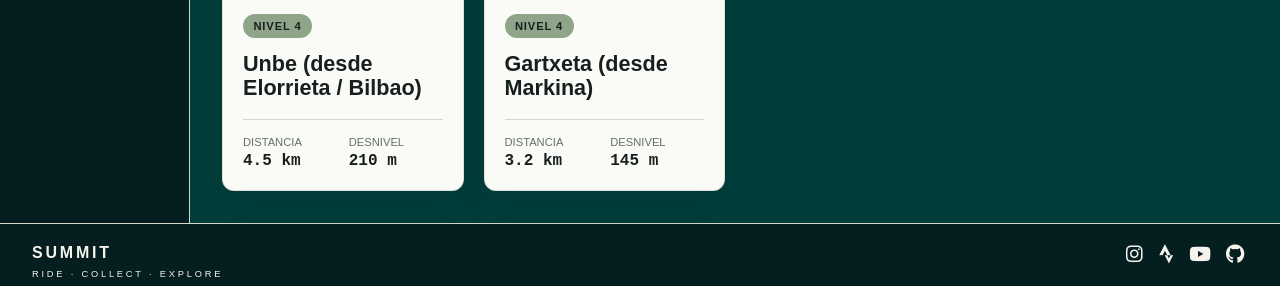
<file: src/puertos/puertos.html>
<!DOCTYPE html>

<html lang="es">

<head>
    <title>SUMMIT</title>
    <!-- Permite que el diseño use el ancho real de la pantalla del móvil. -->
    <meta charset="utf-8">
    <meta name="viewport" content="width=device-width, initial-scale=1.0">
    <link rel="icon" href="../../images/logo/summit_logo_filled.png">
    <link rel="stylesheet" href="../general.css">
    <link rel="stylesheet" href="stylesPuertos.css">
    <link rel="stylesheet" href="https://cdnjs.cloudflare.com/ajax/libs/font-awesome/6.5.2/css/all.min.css">
</head>

<body>
    <header>
        <button class="menu-toggle" type="button" aria-label="Abrir menú" aria-expanded="false">
            <span></span>
            <span></span>
            <span></span>
        </button>

        <div class="titulo_header">
            <h1>SUMMIT</h1>
        </div>

        <div class="miPerfil_header">
            <i class="fa-solid fa-circle-user"></i>
            <p>Mi Perfil</p>
        </div>
    </header>

    <main>
        <aside class="sidebar">
            <div class="logo">
                <img class="logo_sidebar" src="../../images/logo/summit_logo3.png" alt="logo ubicado en el sidebar">
            </div>
            <div class="links">
                <a href="../inicio/indexInicio.html" target="_self">
                    <i class="fa-solid fa-house"></i>
                    <span>Inicio</span>
                </a>
                <a class="is-active" href="../puertos/puertos.html" target="_self">
                    <i class="fa-solid fa-mountain"></i>
                    <span>Puertos</span>
                </a>

                <a href="../retos/retos.html">
                    <i class="fa-solid fa-flag-checkered"></i>
                    <span>Retos</span>
                </a>

                <a href="../comunidad/comunidad.html">
                    <i class="fa-solid fa-users"></i>
                    <span>Comunidad</span>
                </a>

                <a class="sidebar-strava" href="#" aria-label="Conectar Strava">
                    <i class="fa-brands fa-strava"></i>
                    <span>Conectar Strava</span>
                </a>
            </div>
        </aside>

        <section class="main-content">
            <div class="puertos-intro">
                <p class="puertos-kicker">EUSKAL HERRIA · COLECCIÓN</p>
                <h1>Puertos de montaña</h1>
                <p>Explora cada ascensión y descubre la información de sus vertientes.</p>
            </div>

            <div class="puertos-grid" id="puertosContainer" aria-live="polite"></div>
        </section>


    </main>

    <footer>
        <h1>SUMMIT</h1>
        <p>RIDE · COLLECT · EXPLORE</p>

        <div class="social-links">
            <a href="https://www.instagram.com/summit_cyclingapp/?utm_source=ig_web_button_share_sheet"
                aria-label="Instagram">
                <i class="fa-brands fa-instagram"></i>
            </a>

            <a href="https://www.strava.com" aria-label="strava">
                <i class="fa-brands fa-strava"></i>
            </a>

            <a href="https://www.youtube.com" aria-label="youtube">
                <i class="fa-brands fa-youtube"></i>
            </a>

            <a href="https://github.com/maialenBarredo" aria-label="github" target="_blank">
                <i class="fa-brands fa-github"></i>
            </a>
        </div>
    </footer>
    <script src="appPuertos.js"></script>
</body>

</html>
</file>
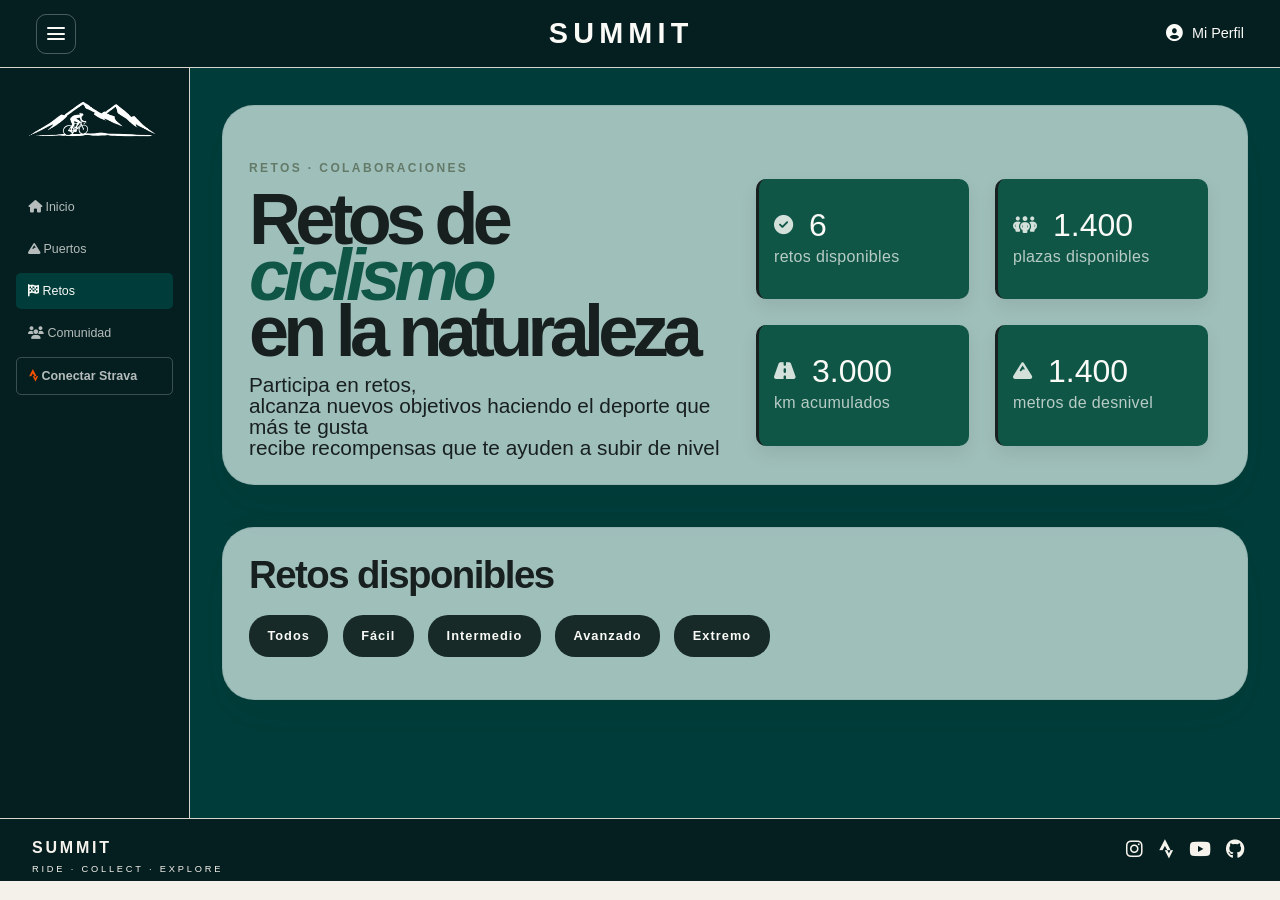
<file: src/retos/retos.html>
<!DOCTYPE html>

<html lang="es">

<head>
    <title>SUMMIT</title>
    <!-- Permite que el diseño use el ancho real de la pantalla del móvil. -->
    <meta charset="utf-8">
    <meta name="viewport" content="width=device-width, initial-scale=1.0">
    <link rel="icon" href="../../images/logo/summit_logo_filled.png">
    <link rel="stylesheet" href="../general.css">
    <link rel="stylesheet" href="stylesRetos.css">
    <link rel="stylesheet" href="https://cdnjs.cloudflare.com/ajax/libs/font-awesome/6.5.2/css/all.min.css">
</head>

<body>
    <header>
        <button class="menu-toggle" type="button" aria-label="Abrir menú" aria-expanded="false">
            <span></span>
            <span></span>
            <span></span>
        </button>

        <div class="titulo_header">
            <h1>SUMMIT</h1>
        </div>

        <div class="miPerfil_header">
            <i class="fa-solid fa-circle-user"></i>
            <p>Mi Perfil</p>
        </div>
    </header>

    <main>
        <aside class="sidebar">
            <div class="logo">
                <img class="logo_sidebar" src="../../images/logo/summit_logo3.png" alt="logo ubicado en el sidebar">
            </div>
            <div class="links">
                <a href="../inicio/indexInicio.html">
                    <i class="fa-solid fa-house"></i>
                    <span>Inicio</span>
                </a>
                <a href="../puertos/puertos.html" target="_self">
                    <i class="fa-solid fa-mountain"></i>
                    <span>Puertos</span>
                </a>

                <a class="is-active" href="../retos/retos.html" aria-current="page">
                    <i class="fa-solid fa-flag-checkered"></i>
                    <span>Retos</span>
                </a>

                <a href="../comunidad/comunidad.html">
                    <i class="fa-solid fa-users"></i>
                    <span>Comunidad</span>
                </a>

                <a class="sidebar-strava" href="#" aria-label="Conectar Strava">
                    <i class="fa-brands fa-strava"></i>
                    <span>Conectar Strava</span>
                </a>
            </div>
        </aside>

        <section class="main-content">

            <div class="retos-desc">
                <div class="retos-intro">
                    <p id="retos-kicker">RETOS · COLABORACIONES</p>
                    <h1>
                        <span class="line">Retos de</span>
                        <span class="line" id="ciclismo">ciclismo</span>
                        <span class="line">en la naturaleza</span>
                    </h1>
                    <p>
                        <span class="line">Participa en retos,</span>
                        <span class="line">alcanza nuevos objetivos haciendo el deporte que más te gusta</span>
                        <span class="line">recibe recompensas que te ayuden a subir de nivel</span>
                    </p>
                </div>

                <div class="retos-recuadros">
                    <div class="reto-tile">
                        <div class="valor-line">
                            <i class="fa-solid fa-circle-check"></i>
                            <span class="stat-valor">6</span>
                        </div>
                        <span class="stat-label">retos disponibles</span>
                    </div>

                    <div class="reto-tile">
                        <div class="valor-line">
                            <i class="fa-solid fa-people-group"></i>
                            <span class="stat-valor">1.400</span>
                        </div>
                        <span class="stat-label">plazas disponibles</span>
                    </div>

                    <div class="reto-tile">
                        <div class="valor-line">
                            <i class="fa-solid fa-road"></i>
                            <span class="stat-valor">3.000</span>
                        </div>
                        <span class="stat-label">km acumulados</span>
                    </div>

                    <div class="reto-tile">
                        <div class="valor-line">
                            <i class="fa-solid fa-mountain"></i>
                            <span class="stat-valor">1.400</span>
                        </div>
                        <span class="stat-label">metros de desnivel</span>
                    </div>
                </div>
            </div>

            <div class="coleccionRetos">
                <div class="retosDisponibles">
                    <h2>Retos disponibles</h2>
                    <div class="filtroNiveles">
                        <a class="levelAll-button" href="#todos">Todos</a>
                        <a class="levelOne-button" href="#nivel1">Fácil</a>
                        <a class="levelTwo-button" href="#nivel2">Intermedio</a>
                        <a class="levelThree-button" href="#nivel3">Avanzado</a>
                        <a class="levelFour-button" href="#nivel4">Extremo</a>
                    </div>

                    <div class="parches" id="parchesContainer" aria-live="polite"></div>
                </div>
            </div>


        </section>


    </main>

    <footer>
        <h1>SUMMIT</h1>
        <p>RIDE · COLLECT · EXPLORE</p>

        <div class="social-links">
            <a href="https://www.instagram.com/summit_cyclingapp/?utm_source=ig_web_button_share_sheet"
                aria-label="Instagram">
                <i class="fa-brands fa-instagram"></i>
            </a>

            <a href="https://www.strava.com" aria-label="strava">
                <i class="fa-brands fa-strava"></i>
            </a>

            <a href="https://www.youtube.com" aria-label="youtube">
                <i class="fa-brands fa-youtube"></i>
            </a>

            <a href="https://github.com/maialenBarredo" aria-label="github" target="_blank">
                <i class="fa-brands fa-github"></i>
            </a>
        </div>
    </footer>
    <script src="appRetos.js"></script>
</body>

</html>
</file>
<file: src/styles.css>
:root {
    /* Se define la raíz del documento para guardar variables globales reutilizables. */
    /* COLORES PRINCIPALES */
    /* Agrupa los colores base del tema principal. */

    --color-forest: #172A27;
    /* Verde oscuro principal usado en los fondos de la app. */
    --color-mountain: #647A68;
    /* Verde medio para fondos secundarios o áreas de contenido. */
    --color-stone: #8B918C;
    /* Color gris cálido para detalles y elementos neutros. */
    --color-cream: #F3F1EA;
    /* Fondo claro tipo crema del diseño. */
    --color-snow: #FAFAF7;
    /* Blanco casi puro para texto sobre fondos oscuros. */
    --color-charcoal: #18201F;
    /* Color casi negro para texto principal. */


    /* COLORES DE ACENTO */
    /* Se definen tonos de acento para destacados visuales. */

    --color-terracotta: #C97852;
    /* Terracota para elementos de alerta o contraste. */
    --color-ochre: #C6A15B;
    /* Ocre para puntos de atención más suaves. */


    /* NIVELES DE PUERTOS */
    /* Colores asociados a dificultad de rutas o puertos. */

    --level-1: #8FA58A;
    /* Iniciación */
    /* Verde claro para nivel de inicio. */
    --level-2: #718EA3;
    /* Regular */
    /* Azul grisáceo para nivel medio. */
    --level-3: #C97852;
    /* Duro */
    /* Terracota para nivel difícil. */
    --level-4: #873F3F;
    /* Extremo */
    /* Rojo oscuro para nivel extremo. */


    /* TEXTO */
    /* Variables para tipografías y contrastes de texto. */

    --text-primary: #18201F;
    /* Color principal del texto. */
    --text-secondary: #64706B;
    /* Color secundario para textos menos importantes. */
    --text-light: #FAFAF7;
    /* Color claro para textos sobre fondos oscuros. */


    /* FONDOS */
    /* Variables para fondos generales de la interfaz. */

    --background: #F3F1EA;
    /* Fondo base de la página. */
    --surface: #FAFAF7;
    /* Fondo de tarjetas o paneles claros. */
    --surface-dark: #172A27;
    /* Fondo oscuro de paneles o barras. */


    /* BORDES */
    /* Variables para líneas y bordes visuales. */

    --border: #D5D5CC;
    /* Borde claro general. */
    --border-dark: #64706B;
    /* Borde más oscuro para contrastes. */


    /* ESTADOS */
    /* Variables para mensajes y estados. */

    --success: #647A68;
    /* Verde para éxito o confirmación. */
    --warning: #C6A15B;
    /* Ocre para advertencias. */
    --danger: #873F3F;
    /* Rojo oscuro para riesgo o error. */

    --font-display: "Baloo 2", "Segoe UI", sans-serif;
    --font-body: "Inter", "Segoe UI", sans-serif;
    --font-mono: "IBM Plex Mono", "Courier New", monospace;
}

.logo_headerIMG {
    /* Estilo del logo del encabezado principal. */
    display: block;
    /* Hace que la imagen se comporte como un bloque. */
    width: 110px;
    /* Define un ancho fijo para el logo. */
    max-width: 100%;
    /* Evita que el logo se desborde en tamaños pequeños. */
    height: auto;
    /* Mantiene la proporción original de la imagen. */
}

body {
    /* Estilo general del documento body. */
    margin: 0;
    /* Elimina el margen predeterminado del navegador. */
    background-color: var(--background);
    /* Usa el color de fondo general definido. */
}

header {
    /* Estilo del encabezado superior de la página. */
    display: flex;
    /* Activa el layout flexible para alinear los elementos en fila. */
    align-items: center;
    /* Centra verticalmente los elementos del encabezado. */
    gap: 0.85rem;
    /* Separación entre los elementos del header. */
    min-height: 68px;
    /* Altura mínima del encabezado. */
    padding: 0 2.25rem;
    /* Espaciado horizontal interno del encabezado. */
    background-color: var(--color-forest);
    /* Fondo oscuro del header. */
    font-family: var(--font-display);
    /* Fuente general del header. */
    border-bottom: 1px solid var(--border);
    /* Línea inferior de separación visual. */
}

.logo_header {
    /* Contenedor del logo en la parte izquierda del header. */
    flex: 0 0 110px;
    /* Fija el ancho del contenedor del logo. */
    display: flex;
    /* Habilita flex para centrar el contenido interno. */
    align-items: center;
    /* Centra verticalmente el contenido. */
    justify-content: center;
    /* Centra horizontalmente el logo. */
}

.titulo_header {
    /* Contenedor del título central del header. */
    flex: 1 1 auto;
    /* Ocupa el espacio restante y se adapta al ancho. */
    display: flex;
    /* Activa flexbox para centrar el texto. */
    justify-content: center;
    /* Centra el texto horizontalmente. */
    align-items: center;
    /* Centra el texto verticalmente. */
    text-align: center;
    /* Alinea el texto al centro. */
}

.titulo_header h1 {
    /* Estilo del h1 del título del header. */
    margin: 0;
    /* Elimina el margen superior e inferior del h1. */
    color: var(--color-snow);
    /* Texto blanco claro para contraste. */
    font-size: clamp(1.25rem, 2.5vw, 1.8rem);
    /* Tamaño de fuente adaptable según el ancho. */
    font-weight: 700;
    /* Texto en negrita. */
    letter-spacing: 0.18em;
    /* Espaciado entre letras para un estilo editorial. */
}

.miPerfil_header {
    /* Contenedor del texto e icono de Mi Perfil en la derecha. */
    flex: 0 0 auto;
    /* Evita que el bloque se estire demasiado. */
    margin-left: auto;
    /* Empuja este bloque a la parte derecha del header. */
    display: flex;
    /* Pone el icono y el texto en una fila. */
    align-items: center;
    /* Alinea verticalmente icono y texto. */
    gap: 0.55rem;
    /* Separación entre el icono y el texto. */
    color: var(--color-snow);
    /* Hace visible el contenido con color blanco. */

}

.miPerfil_header i {
    /* Estilo del icono del perfil. */
    font-size: 1.05rem;
    /* Tamaño del icono. */
    color: var(--color-snow);
    /* Icono blanco para contrastar con el fondo oscuro. */
    line-height: 1;
    /* Ajusta la altura de línea del icono. */
}

.miPerfil_header p {
    /* Estilo del texto Mi Perfil. */
    margin: 0;
    /* Quita el margen por defecto. */
    color: var(--color-snow);
    /* Color blanco para el texto. */
    font-size: 0.9rem;
    /* Tamaño de texto pequeño y legible. */
}

.miPerfil_header:hover {
    /* Efecto al pasar el cursor sobre Mi Perfil. */
    color: var(--text-light);
    /* Mantiene el texto claro. */
    background-color: rgba(250, 250, 247, 0.12);
    /* Fondo sutil al hacer hover. */
}

@media (max-width: 600px) {

    /* Ajustes para pantallas pequeñas. */
    header {
        /* Reduce el alto y el padding del header en móviles. */
        min-height: 72px;
        /* Altura mínima menor para pantallas pequeñas. */
        padding: 0 1rem;
        /* Reduce el espacio horizontal interno. */
    }

    .logo_headerIMG {
        /* Ajusta el tamaño del logo en versión móvil. */
        width: 20px;
        /* Logo más pequeño para caber mejor. */
    }

    .sidebar {
        /* Ajusta la sidebar en pantallas chicas. */
        width: 120px;
        /* Reduce el ancho de la barra lateral. */
        padding: 18px 12px;
        /* Ajusta el padding para el espacio disponible. */
    }
}

main {
    /* Contenedor principal del contenido central. */
    margin: 0;
    /* Quita el margen por defecto. */
    min-height: calc(100vh - 150px);
    /* Calcula la altura restante de la pantalla. */

    display: flex;
    /* Coloca los elementos del main en fila. */

    background-color: var(--color-mountain);
    /* Fondo verde medio para la zona principal. */
    color: var(--text-primary);
    /* Color de texto principal del contenido. */
    font-family: var(--font-body);
    /* Fuente de la mayoría del contenido. */
}

.sidebar {
    /* Barra lateral izquierda. */
    width: 190px;
    /* Ancho fijo de la sidebar. */
    min-height: calc(100vh - 150px);
    /* Altura mínima para llenar el espacio disponible. */

    background-color: var(--color-forest);
    /* Fondo oscuro de la sidebar. */
    color: var(--text-light);
    /* Texto claro dentro del menú lateral. */

    padding: 22px 16px;
    /* Espaciado interno de la sidebar. */

    box-sizing: border-box;
    /* Incluye padding y border en el ancho total. */
    border-right: 1px solid var(--border);
    /* Línea inferior de separación visual. */
}

.logo {
    /* Contenedor del logo de la sidebar. */
    width: 100%;
    /* Ocupa todo el ancho disponible. */
}

.logo_sidebar {
    /* Imagen del logo dentro de la sidebar. */
    display: block;
    /* Hace que la imagen quede como bloque. */
    width: 88%;
    /* Ajusta el ancho del logo de la sidebar. */
    margin: 0 auto;
    /* Centra la imagen horizontalmente. */
}

.links {
    /* Contenedor de los enlaces del menú lateral. */
    display: flex;
    /* La lista se organiza en columna. */
    flex-direction: column;
    /* Apila los enlaces verticalmente. */
    gap: 0.35rem;
    /* Espacio entre cada enlace. */
    margin-top: 2.25rem;
    /* Separa del logo superior. */
}

.links a {
    /* Estilo de cada enlace del menú lateral. */
    display: block;
    /* Hace que cada enlace tenga bloque propio. */
    color: rgba(250, 250, 247, 0.72);
    /* Texto casi blanco con transparencia. */
    text-decoration: none;
    /* Elimina el subrayado de links. */
    padding: 0.7rem 0.75rem;
    /* Espaciado interior de cada item. */
    border-radius: 5px;
    /* Bordes redondeados suaves. */
    font-size: 0.78rem;
    /* Tamaño pequeño de texto. */
    transition: background-color 160ms ease, color 160ms ease;
    /* Transición visual al hover. */
}

.links a:hover {
    /* Efecto al pasar el mouse por un enlace. */
    color: var(--text-light);
    /* Texto blanco más intenso. */
    background-color: var(--color-ochre);
    /* Fondo semi transparente al resaltar. */
}

.links a:focus-visible {
    color: var(--text-light);
    background-color: rgba(250, 250, 247, 0.1);
}

.links a.activo {
    color: var(--color-charcoal);
    background-color: var(--color-ochre);
}

.sidebar-strava {
    margin-top: auto;
    display: flex;
    align-items: center;
    justify-content: center;
    gap: 0.55rem;
    padding: 0.75rem;
    border-radius: 8px;
    border: 1px solid rgba(250, 250, 247, 0.22);
    color: var(--text-light);
    text-decoration: none;
    font-size: 0.8rem;
    font-weight: 600;
    transition: border-color 160ms ease, background-color 160ms ease;
}

.sidebar-strava i {
    color: #FC5200;
}

.sidebar-strava:hover,
.sidebar-strava:focus-visible {
    background-color: rgba(250, 250, 247, 0.08);
    border-color: var(--color-ochre);
}


.main-content {
    /* Contenedor general para el contenido principal. */
    flex: 1;
    /* Ocupa el espacio restante del layout. */
    padding: 32px;
    /* Espacio interior para el contenido. */
}

.main-content h1 {
    color: var(--color-snow);
}

.banner {
    min-height: 460px;
    padding: clamp(2rem, 6vw, 5rem);
    box-sizing: border-box;
    display: flex;
    flex-direction: column;
    justify-content: center;
    align-items: flex-start;
    position: relative;
    overflow: hidden;
    background-image: linear-gradient(90deg, rgba(23, 42, 39, 0.9) 0%, rgba(23, 42, 39, 0.52) 56%, rgba(23, 42, 39, 0.12) 100%), url(../images/photo/fotoBanner.jpg);
    background-size: cover;
    background-position: center;
    color: var(--color-snow);
}

.banner-kicker {
    margin: 0 0 1rem;
    color: var(--color-ochre);
    font-size: 0.75rem;
    font-weight: 700;
    letter-spacing: 0.24em;
}

.banner h1 {
    margin: 0;
    font-size: clamp(2.5rem, 6vw, 5.5rem);
    line-height: 0.98;
    letter-spacing: 0.04em;
}

.banner-copy {
    max-width: 29rem;
    margin: 1.5rem 0 2rem;
    color: rgba(250, 250, 247, 0.86);
    font-size: 1.05rem;
    line-height: 1.6;
}

.banner-button {
    display: inline-flex;
    align-items: center;
    gap: 0.75rem;
    padding: 0.85rem 1.15rem;
    background-color: var(--color-mountain);
    color: var(--color-snow);
    text-decoration: none;
    font-size: 0.8rem;
    font-weight: 700;
    letter-spacing: 0.08em;
    transition: background-color 160ms ease, transform 160ms ease;
    border-radius: 20px;
}

.banner-button:hover {
    background-color: var(--color-forest);
    transform: translateY(-2px);
}

.recuadros {
    display: grid;
    grid-template-columns: repeat(4, minmax(0, 1fr));
    gap: 1rem;
    margin-top: 1.25rem;
}

.stat-tile {
    display: flex;
    flex-direction: column;
    gap: 0.4rem;
    background-color: var(--surface);
    border-top: 3px solid var(--color-ochre);
    padding: 1.1rem 1.2rem;
    box-shadow: var(--shadow-suave);
    border-radius: 25px;
}

.stat-tile i {
    color: var(--color-mountain);
    font-size: 1.2rem;
}

.stat-valor {
    font-family: var(--font-mono);
    font-size: 1.6rem;
    font-weight: 600;
    color: var(--text-primary);
}

.stat-valor small {
    font-size: 1rem;
    font-weight: 500;
    color: var(--text-secondary);
}

.stat-label {
    font-size: 0.78rem;
    color: var(--text-secondary);
}

@media (max-width: 700px) {
    .recuadros {
        grid-template-columns: 1fr;
    }
}

.levelAll-button,
.levelOne-button,
.levelTwo-button,
.levelThree-button,
.levelFour-button {
    display: inline-flex;
    align-items: center;
    gap: 0.75rem;
    padding: 0.85rem 1.15rem;
    background-color: var(--surface-dark);
    color: var(--color-snow);
    text-decoration: none;
    font-size: 0.8rem;
    font-weight: 700;
    letter-spacing: 0.08em;
    transition: background-color 160ms ease, transform 160ms ease;
    border-radius: 20px;
}

.levelAll-button:hover {
    background-color: var(--border-dark);
    color: #18201F
}

.levelOne-button:hover {
    background-color: var(--level-1);
}

.levelTwo-button:hover {
    background-color: var(--level-2);
}

.levelThree-button:hover {
    background-color: var(--level-3);
}

.levelFour-button:hover {
    background-color: var(--level-4);
}

.misParches {
    display: flex;
    flex-direction: column;
    gap: 1rem;
    width: 100%;
    background: rgba(250, 250, 247, 0.72);
    border: 1px solid rgba(23, 42, 39, 0.08);
    border-radius: 32px;
    padding: 28px 26px 26px;
    margin: 10px auto;
    box-sizing: border-box;
    box-shadow: 0 18px 40px rgba(23, 42, 39, 0.08);
}

.misParches h2 {
    margin: 0;
    font-family: var(--font-display);
    font-size: clamp(2.1rem, 3vw, 3.1rem);
    line-height: 1;
    color: var(--text-primary);
    letter-spacing: -0.04em;
}

.filtroNiveles {
    display: flex;
    flex-wrap: wrap;
    gap: 0.9rem;
    margin-top: 0.25rem;
}

.miColeccion {
    display: block;
    width: 100%;
    margin-top: 1.5rem;
}

.parches {
    display: grid;
    grid-template-columns: repeat(3, minmax(150px, 1fr));
    gap: 1.5rem;
    width: 100%;
    margin-top: 1rem;
}

.puerto {
    min-height: 260px;
    width: 100%;
    perspective: 1000px;
    cursor: pointer;
    box-sizing: border-box;
}

.puerto[data-nivel="1"] .puertoCara {
    border-top: 4px solid var(--level-1);
}

.puerto[data-nivel="2"] .puertoCara {
    border-top: 4px solid var(--level-2);
}

.puerto[data-nivel="3"] .puertoCara {
    border-top: 4px solid var(--level-3);
}

.puerto[data-nivel="4"] .puertoCara {
    border-top: 4px solid var(--level-4);
}

.puerto:hover .puertoCard,
.puerto:focus-visible .puertoCard {
    transform: translateY(-4px);
    box-shadow: 0 24px 40px rgba(23, 42, 39, 0.12);
}

.puerto:focus-visible {
    outline: 3px solid var(--color-ochre);
    outline-offset: 4px;
    border-radius: 28px;
}

.puertoCard {
    position: relative;
    width: 100%;
    min-height: 260px;
    transform-style: preserve-3d;
    transition: transform 500ms ease, box-shadow 180ms ease;
}

.puerto.is-flipped .puertoCard {
    transform: rotateY(180deg);
}

.puertoCara {
    position: absolute;
    inset: 0;
    display: flex;
    flex-direction: column;
    align-items: center;
    justify-content: flex-start;
    padding: 1rem 0.8rem 1.1rem;
    border: 1px solid rgba(23, 42, 39, 0.08);
    border-radius: 28px;
    box-shadow: 0 18px 30px rgba(23, 42, 39, 0.08);
    box-sizing: border-box;
    backface-visibility: hidden;
}

.puertoFrontal {
    background: linear-gradient(180deg, rgba(250, 250, 247, 0.86), rgba(236, 239, 234, 0.9));
}

.puertoTrasero {
    justify-content: center;
    gap: 0.55rem;
    padding: 1.5rem;
    background: var(--color-forest);
    color: var(--color-snow);
    transform: rotateY(180deg);
    text-align: center;
}

.puertoTrasero h3 {
    max-width: 15rem;
    margin: 0;
    font-family: var(--font-display);
    font-size: 1.15rem;
    line-height: 1.2;
}

.puertoBackKicker,
.puertoBackHint {
    color: var(--color-ochre);
    font-size: 0.63rem;
    font-weight: 700;
    letter-spacing: 0.12em;
    text-transform: uppercase;
}

.puertoBackHint {
    margin-top: 0.25rem;
    color: rgba(250, 250, 247, 0.62);
    font-size: 0.58rem;
}

.puertoDetalle {
    display: grid;
    grid-template-columns: repeat(2, 1fr);
    gap: 0.7rem 1rem;
    width: 100%;
    margin: 0.3rem 0 0;
}

.puertoDetalle div {
    display: flex;
    flex-direction: column;
    gap: 0.15rem;
}

.puertoDetalle dt {
    color: rgba(250, 250, 247, 0.62);
    font-size: 0.62rem;
    text-transform: uppercase;
}

.puertoDetalle dd {
    margin: 0;
    color: var(--color-snow);
    font-family: var(--font-mono);
    font-size: 0.75rem;
}

.puertoLogoWrap {
    width: 100%;
    display: flex;
    justify-content: center;
    align-items: center;
    min-height: 150px;
}

.chapa {
    width: 76%;
    max-width: 220px;
    height: auto;
    display: block;
    object-fit: contain;
    filter: drop-shadow(0 8px 14px rgba(23, 42, 39, 0.12));
}

.puertoInfo {
    width: 100%;
    margin-top: 0.75rem;
    text-align: center;
}

.puertoInfo h3 {
    margin: 0;
    color: var(--text-primary);
    font-family: var(--font-display);
    font-size: 0.95rem;
    line-height: 1.35;
    letter-spacing: -0.02em;
}

.nivelBadge {
    display: inline-block;
    margin: 0.45rem 0 0.3rem;
    padding: 0.28rem 0.6rem;
    background: rgba(100, 122, 104, 0.12);
    color: var(--color-forest);
    border-radius: 999px;
    font-size: 0.68rem;
    font-weight: 700;
    letter-spacing: 0.06em;
    text-transform: uppercase;
}

.puertoInfo p:last-child {
    margin: 0;
    color: var(--text-secondary);
    font-size: 0.72rem;
    line-height: 1.5;
}

#parcheNivel1,
#parcheNivel2 {
    width: 100%;
    max-width: 230px;
    height: auto;
    display: block;
    border-radius: 50% 50% 42% 42% / 44% 44% 56% 56%;
    box-shadow: 0 12px 18px rgba(23, 42, 39, 0.12);
    border: 4px solid rgba(250, 250, 247, 0.75);
    background: #fff;
}

@media (max-width: 900px) {
    .parches {
        grid-template-columns: repeat(2, minmax(150px, 1fr));
    }
}

@media (max-width: 520px) {
    .parches {
        grid-template-columns: 1fr;
    }
}

@media (max-width: 520px) {
    .parches {
        grid-template-columns: 1fr;
    }

    .estadisticas {
        grid-template-columns: 1fr;
    }
}


footer {
    /* Estilo del pie de página. */
    padding: 1.25rem 2rem;
    /* Espaciado interno del footer. */
    background: var(--color-forest);
    /* Fondo oscuro del footer. */
    color: #f6f3ed;
    /* Color claro del texto del footer. */
    font-family: var(--font-display);
    /* Fuente del texto del footer. */
    font-weight: 500;
    /* Grosor medio para el texto. */
    letter-spacing: 0.25em;
    /* Espaciado amplio entre letras. */
    font-size: 0.7rem;
    /* Tamaño pequeño del texto. */
    border-top: 1px solid var(--border);
    /* Borde superior visual. */
    display: flex;
    /* Activa flex para controlar distribución interna. */
    flex-direction: column;
    /* Coloca los elementos apilados verticalmente. */
    align-items: flex-start;
    /* Alinea el contenido a la izquierda. */
}

footer h1,
footer p {
    /* Elimina el margen de los encabezados y párrafos del footer. */
    margin: 0;
    /* Quita márgenes por defecto. */
}

footer h1 {
    /* Tamaño del título del footer. */
    font-size: 1rem;
    /* Texto de tamaño medio. */
}

footer p {
    /* Estilo del texto de lema del footer. */
    margin-top: 0.45rem;
    /* Separación superior del lema con respecto al título. */
    font-size: 0.58rem;
    /* Tamaño pequeño del lema. */
}

footer .social-links {
    /* Contenedor de iconos sociales del footer. */
    margin-left: auto;
    /* Empuja el bloque hacia la derecha. */
    display: flex;
    /* Coloca los iconos en fila. */
    gap: 0.8rem;
    /* Separación entre iconos. */
    align-items: center;
    /* Centra los iconos verticalmente. */
    margin-top: -2.2rem;
    /* Sube el bloque para alinearlo visualmente con el resto del footer. */
}

footer .social-links a {
    /* Estilo de cada enlace de redes sociales. */
    color: #f6f3ed;
    /* Los iconos se muestran blancos. */
    font-size: 1.2rem;
    /* Tamaño visible de los iconos. */
    text-decoration: none;
    /* Elimina el subrayado de los enlaces. */
    transition: opacity 0.2s ease;
    /* Transición suave de brillo al pasar el mouse. */
}

footer .social-links a:hover {
    /* Efecto al pasar el ratón por un icono social. */
    opacity: 0.8;
    /* Reduce la opacidad para dar feedback visual. */
}
</file>
<file: src/inicio/styles.css>
:root {
    /* Se define la raíz del documento para guardar variables globales reutilizables. */
    /* COLORES PRINCIPALES */
    /* Agrupa los colores base del tema principal. */

    --color-forest: #172A27;
    /* Verde oscuro principal usado en los fondos de la app. */
    --color-mountain: #647A68;
    /* Verde medio para fondos secundarios o áreas de contenido. */
    --color-stone: #8B918C;
    /* Color gris cálido para detalles y elementos neutros. */
    --color-cream: #F3F1EA;
    /* Fondo claro tipo crema del diseño. */
    --color-snow: #FAFAF7;
    /* Blanco casi puro para texto sobre fondos oscuros. */
    --color-charcoal: #18201F;
    /* Color casi negro para texto principal. */


    /* COLORES DE ACENTO */
    /* Se definen tonos de acento para destacados visuales. */

    --color-terracotta: #C97852;
    /* Terracota para elementos de alerta o contraste. */
    --color-ochre: #C6A15B;
    /* Ocre para puntos de atención más suaves. */


    /* NIVELES DE PUERTOS */
    /* Colores asociados a dificultad de rutas o puertos. */

    --level-1: #8FA58A;
    /* Iniciación */
    /* Verde claro para nivel de inicio. */
    --level-2: #718EA3;
    /* Regular */
    /* Azul grisáceo para nivel medio. */
    --level-3: #C97852;
    /* Duro */
    /* Terracota para nivel difícil. */
    --level-4: #873F3F;
    /* Extremo */
    /* Rojo oscuro para nivel extremo. */


    /* TEXTO */
    /* Variables para tipografías y contrastes de texto. */

    --text-primary: #18201F;
    /* Color principal del texto. */
    --text-secondary: #64706B;
    /* Color secundario para textos menos importantes. */
    --text-light: #FAFAF7;
    /* Color claro para textos sobre fondos oscuros. */


    /* FONDOS */
    /* Variables para fondos generales de la interfaz. */

    --background: #F3F1EA;
    /* Fondo base de la página. */
    --surface: #FAFAF7;
    /* Fondo de tarjetas o paneles claros. */
    --surface-dark: #172A27;
    /* Fondo oscuro de paneles o barras. */


    /* BORDES */
    /* Variables para líneas y bordes visuales. */

    --border: #D5D5CC;
    /* Borde claro general. */
    --border-dark: #64706B;
    /* Borde más oscuro para contrastes. */


    /* ESTADOS */
    /* Variables para mensajes y estados. */

    --success: #647A68;
    /* Verde para éxito o confirmación. */
    --warning: #C6A15B;
    /* Ocre para advertencias. */
    --danger: #873F3F;
    /* Rojo oscuro para riesgo o error. */

    --font-display: "Baloo 2", "Segoe UI", sans-serif;
    --font-body: "Inter", "Segoe UI", sans-serif;
    --font-mono: "IBM Plex Mono", "Courier New", monospace;
}

.logo_headerIMG {
    /* Estilo del logo del encabezado principal. */
    display: block;
    /* Hace que la imagen se comporte como un bloque. */
    width: 110px;
    /* Define un ancho fijo para el logo. */
    max-width: 100%;
    /* Evita que el logo se desborde en tamaños pequeños. */
    height: auto;
    /* Mantiene la proporción original de la imagen. */
}

body {
    /* Estilo general del documento body. */
    margin: 0;
    /* Elimina el margen predeterminado del navegador. */
    background-color: var(--background);
    /* Usa el color de fondo general definido. */
}

header {
    /* Estilo del encabezado superior de la página. */
    display: flex;
    /* Activa el layout flexible para alinear los elementos en fila. */
    align-items: center;
    /* Centra verticalmente los elementos del encabezado. */
    gap: 0.85rem;
    /* Separación entre los elementos del header. */
    min-height: 68px;
    /* Altura mínima del encabezado. */
    padding: 0 2.25rem;
    /* Espaciado horizontal interno del encabezado. */
    background-color: var(--color-forest);
    /* Fondo oscuro del header. */
    font-family: var(--font-display);
    /* Fuente general del header. */
    border-bottom: 1px solid var(--border);
    /* Línea inferior de separación visual. */
}

.logo_header {
    /* Contenedor del logo en la parte izquierda del header. */
    flex: 0 0 110px;
    /* Fija el ancho del contenedor del logo. */
    display: flex;
    /* Habilita flex para centrar el contenido interno. */
    align-items: center;
    /* Centra verticalmente el contenido. */
    justify-content: center;
    /* Centra horizontalmente el logo. */
}

.titulo_header {
    /* Contenedor del título central del header. */
    flex: 1 1 auto;
    /* Ocupa el espacio restante y se adapta al ancho. */
    display: flex;
    /* Activa flexbox para centrar el texto. */
    justify-content: center;
    /* Centra el texto horizontalmente. */
    align-items: center;
    /* Centra el texto verticalmente. */
    text-align: center;
    /* Alinea el texto al centro. */
}

.titulo_header h1 {
    /* Estilo del h1 del título del header. */
    margin: 0;
    /* Elimina el margen superior e inferior del h1. */
    color: var(--color-snow);
    /* Texto blanco claro para contraste. */
    font-size: clamp(1.25rem, 2.5vw, 1.8rem);
    /* Tamaño de fuente adaptable según el ancho. */
    font-weight: 700;
    /* Texto en negrita. */
    letter-spacing: 0.18em;
    /* Espaciado entre letras para un estilo editorial. */
}

.miPerfil_header {
    /* Contenedor del texto e icono de Mi Perfil en la derecha. */
    flex: 0 0 auto;
    /* Evita que el bloque se estire demasiado. */
    margin-left: auto;
    /* Empuja este bloque a la parte derecha del header. */
    display: flex;
    /* Pone el icono y el texto en una fila. */
    align-items: center;
    /* Alinea verticalmente icono y texto. */
    gap: 0.55rem;
    /* Separación entre el icono y el texto. */
    color: var(--color-snow);
    /* Hace visible el contenido con color blanco. */

}

.miPerfil_header i {
    /* Estilo del icono del perfil. */
    font-size: 1.05rem;
    /* Tamaño del icono. */
    color: var(--color-snow);
    /* Icono blanco para contrastar con el fondo oscuro. */
    line-height: 1;
    /* Ajusta la altura de línea del icono. */
}

.miPerfil_header p {
    /* Estilo del texto Mi Perfil. */
    margin: 0;
    /* Quita el margen por defecto. */
    color: var(--color-snow);
    /* Color blanco para el texto. */
    font-size: 0.9rem;
    /* Tamaño de texto pequeño y legible. */
}

.miPerfil_header:hover {
    /* Efecto al pasar el cursor sobre Mi Perfil. */
    color: var(--text-light);
    /* Mantiene el texto claro. */
    background-color: rgba(250, 250, 247, 0.12);
    /* Fondo sutil al hacer hover. */
}

@media (max-width: 600px) {

    /* Ajustes para pantallas pequeñas. */
    header {
        /* Reduce el alto y el padding del header en móviles. */
        min-height: 72px;
        /* Altura mínima menor para pantallas pequeñas. */
        padding: 0 1rem;
        /* Reduce el espacio horizontal interno. */
    }

    .logo_headerIMG {
        /* Ajusta el tamaño del logo en versión móvil. */
        width: 20px;
        /* Logo más pequeño para caber mejor. */
    }

    .sidebar {
        /* Ajusta la sidebar en pantallas chicas. */
        width: 120px;
        /* Reduce el ancho de la barra lateral. */
        padding: 18px 12px;
        /* Ajusta el padding para el espacio disponible. */
    }
}

main {
    /* Contenedor principal del contenido central. */
    margin: 0;
    /* Quita el margen por defecto. */
    min-height: calc(100vh - 150px);
    /* Calcula la altura restante de la pantalla. */

    display: flex;
    /* Coloca los elementos del main en fila. */

    background-color: var(--color-mountain);
    /* Fondo verde medio para la zona principal. */
    color: var(--text-primary);
    /* Color de texto principal del contenido. */
    font-family: var(--font-body);
    /* Fuente de la mayoría del contenido. */
}

.sidebar {
    /* Barra lateral izquierda. */
    width: 190px;
    /* Ancho fijo de la sidebar. */
    min-height: calc(100vh - 150px);
    /* Altura mínima para llenar el espacio disponible. */

    background-color: var(--color-forest);
    /* Fondo oscuro de la sidebar. */
    color: var(--text-light);
    /* Texto claro dentro del menú lateral. */

    padding: 22px 16px;
    /* Espaciado interno de la sidebar. */

    box-sizing: border-box;
    /* Incluye padding y border en el ancho total. */
    border-right: 1px solid var(--border);
    /* Línea inferior de separación visual. */
}

.logo {
    /* Contenedor del logo de la sidebar. */
    width: 100%;
    /* Ocupa todo el ancho disponible. */
}

.logo_sidebar {
    /* Imagen del logo dentro de la sidebar. */
    display: block;
    /* Hace que la imagen quede como bloque. */
    width: 88%;
    /* Ajusta el ancho del logo de la sidebar. */
    margin: 0 auto;
    /* Centra la imagen horizontalmente. */
}

.links {
    /* Contenedor de los enlaces del menú lateral. */
    display: flex;
    /* La lista se organiza en columna. */
    flex-direction: column;
    /* Apila los enlaces verticalmente. */
    gap: 0.35rem;
    /* Espacio entre cada enlace. */
    margin-top: 2.25rem;
    /* Separa del logo superior. */
}

.links a {
    /* Estilo de cada enlace del menú lateral. */
    display: block;
    /* Hace que cada enlace tenga bloque propio. */
    color: rgba(250, 250, 247, 0.72);
    /* Texto casi blanco con transparencia. */
    text-decoration: none;
    /* Elimina el subrayado de links. */
    padding: 0.7rem 0.75rem;
    /* Espaciado interior de cada item. */
    border-radius: 5px;
    /* Bordes redondeados suaves. */
    font-size: 0.78rem;
    /* Tamaño pequeño de texto. */
    transition: background-color 160ms ease, color 160ms ease;
    /* Transición visual al hover. */
}

.links a:hover {
    /* Efecto al pasar el mouse por un enlace. */
    color: var(--text-light);
    /* Texto blanco más intenso. */
    background-color: var(--color-ochre);
    /* Fondo semi transparente al resaltar. */
}

.links a:focus-visible {
    color: var(--text-light);
    background-color: rgba(250, 250, 247, 0.1);
}


.links a.is-active {
    background-color: var(--color-ochre);
    color: var(--color-charcoal);
}

.links a.is-active:hover {
    background-color: var(--color-ochre);
    color: var(--color-charcoal);
}

.sidebar-strava {
    margin-top: auto;
    display: flex;
    align-items: center;
    justify-content: center;
    gap: 0.55rem;
    padding: 0.75rem;
    border-radius: 8px;
    border: 1px solid rgba(250, 250, 247, 0.22);
    color: var(--text-light);
    text-decoration: none;
    font-size: 0.8rem;
    font-weight: 600;
    transition: border-color 160ms ease, background-color 160ms ease;
}

.sidebar-strava i {
    color: #FC5200;
}

.sidebar-strava:hover,
.sidebar-strava:focus-visible {
    background-color: rgba(250, 250, 247, 0.08);
    border-color: var(--color-ochre);
}


.main-content {
    /* Contenedor general para el contenido principal. */
    flex: 1;
    /* Ocupa el espacio restante del layout. */
    padding: 32px;
    /* Espacio interior para el contenido. */
}

.main-content h1 {
    color: var(--color-snow);
}

.banner {
    min-height: 460px;
    padding: clamp(2rem, 6vw, 5rem);
    box-sizing: border-box;
    display: flex;
    flex-direction: column;
    justify-content: center;
    align-items: flex-start;
    position: relative;
    overflow: hidden;
    background-image: linear-gradient(90deg, rgba(23, 42, 39, 0.9) 0%, rgba(23, 42, 39, 0.52) 56%, rgba(23, 42, 39, 0.12) 100%), url(../../images/photo/fotoBanner.jpg);
    background-size: cover;
    background-position: center;
    color: var(--color-snow);
}

.banner-kicker {
    margin: 0 0 1rem;
    color: var(--color-ochre);
    font-size: 0.75rem;
    font-weight: 700;
    letter-spacing: 0.24em;
}

.banner h1 {
    margin: 0;
    font-size: clamp(2.5rem, 6vw, 5.5rem);
    line-height: 0.98;
    letter-spacing: 0.04em;
}

.banner-copy {
    max-width: 29rem;
    margin: 1.5rem 0 2rem;
    color: rgba(250, 250, 247, 0.86);
    font-size: 1.05rem;
    line-height: 1.6;
}

.banner-button {
    display: inline-flex;
    align-items: center;
    gap: 0.75rem;
    padding: 0.85rem 1.15rem;
    background-color: var(--color-mountain);
    color: var(--color-snow);
    text-decoration: none;
    font-size: 0.8rem;
    font-weight: 700;
    letter-spacing: 0.08em;
    transition: background-color 160ms ease, transform 160ms ease;
    border-radius: 20px;
}

.banner-button:hover {
    background-color: var(--color-forest);
    transform: translateY(-2px);
}

.recuadros {
    display: grid;
    grid-template-columns: repeat(4, minmax(0, 1fr));
    gap: 1rem;
    margin-top: 1.25rem;
}

.stat-tile {
    display: flex;
    flex-direction: column;
    gap: 0.4rem;
    background-color: var(--surface);
    border-top: 3px solid var(--color-ochre);
    padding: 1.1rem 1.2rem;
    box-shadow: var(--shadow-suave);
    border-radius: 25px;
}

.stat-tile i {
    color: var(--color-mountain);
    font-size: 1.2rem;
}

.stat-valor {
    font-family: var(--font-mono);
    font-size: 1.6rem;
    font-weight: 600;
    color: var(--text-primary);
}

.stat-valor small {
    font-size: 1rem;
    font-weight: 500;
    color: var(--text-secondary);
}

.stat-label {
    font-size: 0.78rem;
    color: var(--text-secondary);
}

@media (max-width: 700px) {
    .recuadros {
        grid-template-columns: 1fr;
    }
}

.levelAll-button,
.levelOne-button,
.levelTwo-button,
.levelThree-button,
.levelFour-button {
    display: inline-flex;
    align-items: center;
    gap: 0.75rem;
    padding: 0.85rem 1.15rem;
    background-color: var(--surface-dark);
    color: var(--color-snow);
    text-decoration: none;
    font-size: 0.8rem;
    font-weight: 700;
    letter-spacing: 0.08em;
    transition: background-color 160ms ease, transform 160ms ease;
    border-radius: 20px;
}

.levelAll-button:hover {
    background-color: var(--border-dark);
    color: #18201F
}

.levelOne-button:hover {
    background-color: var(--level-1);
}

.levelTwo-button:hover {
    background-color: var(--level-2);
}

.levelThree-button:hover {
    background-color: var(--level-3);
}

.levelFour-button:hover {
    background-color: var(--level-4);
}

.levelAll-button.is-active {
    background-color: var(--border-dark);
    color: #18201F;
}

.levelOne-button.is-active {
    background-color: var(--level-1);
}

.levelTwo-button.is-active {
    background-color: var(--level-2);
}

.levelThree-button.is-active {
    background-color: var(--level-3);
}

.levelFour-button.is-active {
    background-color: var(--level-4);
}

.misParches {
    display: flex;
    flex-direction: column;
    gap: 1rem;
    width: 100%;
    background: rgba(250, 250, 247, 0.72);
    border: 1px solid rgba(23, 42, 39, 0.08);
    border-radius: 32px;
    padding: 28px 26px 26px;
    margin: 10px auto;
    box-sizing: border-box;
    box-shadow: 0 18px 40px rgba(23, 42, 39, 0.08);
}

.misParches h2 {
    margin: 0;
    font-family: var(--font-display);
    font-size: clamp(2.1rem, 3vw, 3.1rem);
    line-height: 1;
    color: var(--text-primary);
    letter-spacing: -0.04em;
}

.filtroNiveles {
    display: flex;
    flex-wrap: wrap;
    gap: 0.9rem;
    margin-top: 0.25rem;
}

.miColeccion {
    display: block;
    width: 100%;
    margin-top: 1.5rem;
}

.parches {
    display: grid;
    grid-template-columns: repeat(3, minmax(150px, 1fr));
    gap: 1.5rem;
    width: 100%;
    margin-top: 1rem;
}

.puerto {
    min-height: 260px;
    width: 100%;
    perspective: 1000px;
    cursor: pointer;
    box-sizing: border-box;
}

.puerto[data-nivel="1"] .puertoCara {
    border-top: 4px solid var(--level-1);
}

.puerto[data-nivel="2"] .puertoCara {
    border-top: 4px solid var(--level-2);
}

.puerto[data-nivel="3"] .puertoCara {
    border-top: 4px solid var(--level-3);
}

.puerto[data-nivel="4"] .puertoCara {
    border-top: 4px solid var(--level-4);
}

.puerto:hover .puertoCard,
.puerto:focus-visible .puertoCard {
    transform: translateY(-4px);
    box-shadow: 0 24px 40px rgba(23, 42, 39, 0.12);
}

.puerto:focus-visible {
    outline: 3px solid var(--color-ochre);
    outline-offset: 4px;
    border-radius: 28px;
}

.puertoCard {
    position: relative;
    width: 100%;
    min-height: 260px;
    transform-style: preserve-3d;
    transition: transform 500ms ease, box-shadow 180ms ease;
}

.puerto.is-flipped .puertoCard {
    transform: rotateY(180deg);
}

.puertoCara {
    position: absolute;
    inset: 0;
    display: flex;
    flex-direction: column;
    align-items: center;
    justify-content: flex-start;
    padding: 1rem 0.8rem 1.1rem;
    border: 1px solid rgba(23, 42, 39, 0.08);
    border-radius: 28px;
    box-shadow: 0 18px 30px rgba(23, 42, 39, 0.08);
    box-sizing: border-box;
    backface-visibility: hidden;
}

.puertoFrontal {
    background: linear-gradient(180deg, rgba(250, 250, 247, 0.86), rgba(236, 239, 234, 0.9));
}

.puertoTrasero {
    justify-content: center;
    gap: 0.55rem;
    padding: 1.5rem;
    background: var(--color-forest);
    color: var(--color-snow);
    transform: rotateY(180deg);
    text-align: center;
}

.puertoTrasero h3 {
    max-width: 15rem;
    margin: 0;
    font-family: var(--font-display);
    font-size: 1.15rem;
    line-height: 1.2;
}

.puertoBackKicker,
.puertoBackHint {
    color: var(--color-ochre);
    font-size: 0.63rem;
    font-weight: 700;
    letter-spacing: 0.12em;
    text-transform: uppercase;
}

.puertoBackHint {
    margin-top: 0.25rem;
    color: rgba(250, 250, 247, 0.62);
    font-size: 0.58rem;
}

.puertoDetalle {
    display: grid;
    grid-template-columns: repeat(2, 1fr);
    gap: 0.7rem 1rem;
    width: 100%;
    margin: 0.3rem 0 0;
}

.puertoDetalle div {
    display: flex;
    flex-direction: column;
    gap: 0.15rem;
}

.puertoDetalle dt {
    color: rgba(250, 250, 247, 0.62);
    font-size: 0.62rem;
    text-transform: uppercase;
}

.puertoDetalle dd {
    margin: 0;
    color: var(--color-snow);
    font-family: var(--font-mono);
    font-size: 0.75rem;
}

.puertoLogoWrap {
    width: 100%;
    display: flex;
    justify-content: center;
    align-items: center;
    min-height: 150px;
}

.chapa {
    width: 76%;
    max-width: 180px;
    height: auto;
    display: block;
    object-fit: contain;
    filter: drop-shadow(0 8px 14px rgba(23, 42, 39, 0.12));
}

.puertoInfo {
    width: 100%;
    margin-top: 0.75rem;
    text-align: center;
}

.puertoInfo h3 {
    margin: 0;
    color: var(--text-primary);
    font-family: var(--font-display);
    font-size: 0.95rem;
    line-height: 1.35;
    letter-spacing: -0.02em;
}

.nivelBadge {
    display: inline-block;
    margin: 0.45rem 0 0.3rem;
    padding: 0.28rem 0.6rem;
    background: rgba(100, 122, 104, 0.12);
    color: var(--color-forest);
    border-radius: 999px;
    font-size: 0.68rem;
    font-weight: 700;
    letter-spacing: 0.06em;
    text-transform: uppercase;
}

.puertoInfo p:last-child {
    margin: 0;
    color: var(--text-secondary);
    font-size: 0.72rem;
    line-height: 1.5;
}

#parcheNivel1,
#parcheNivel2 {
    width: 100%;
    max-width: 230px;
    height: auto;
    display: block;
    border-radius: 50% 50% 42% 42% / 44% 44% 56% 56%;
    box-shadow: 0 12px 18px rgba(23, 42, 39, 0.12);
    border: 4px solid rgba(250, 250, 247, 0.75);
    background: #fff;
}

@media (max-width: 900px) {
    .parches {
        grid-template-columns: repeat(2, minmax(150px, 1fr));
    }
}

@media (max-width: 520px) {
    .parches {
        grid-template-columns: 1fr;
    }
}

@media (max-width: 520px) {
    .parches {
        grid-template-columns: 1fr;
    }

    .estadisticas {
        grid-template-columns: 1fr;
    }
}


footer {
    /* Estilo del pie de página. */
    padding: 1.25rem 2rem;
    /* Espaciado interno del footer. */
    background: var(--color-forest);
    /* Fondo oscuro del footer. */
    color: #f6f3ed;
    /* Color claro del texto del footer. */
    font-family: var(--font-display);
    /* Fuente del texto del footer. */
    font-weight: 500;
    /* Grosor medio para el texto. */
    letter-spacing: 0.25em;
    /* Espaciado amplio entre letras. */
    font-size: 0.7rem;
    /* Tamaño pequeño del texto. */
    border-top: 1px solid var(--border);
    /* Borde superior visual. */
    display: flex;
    /* Activa flex para controlar distribución interna. */
    flex-direction: column;
    /* Coloca los elementos apilados verticalmente. */
    align-items: flex-start;
    /* Alinea el contenido a la izquierda. */
}

footer h1,
footer p {
    /* Elimina el margen de los encabezados y párrafos del footer. */
    margin: 0;
    /* Quita márgenes por defecto. */
}

footer h1 {
    /* Tamaño del título del footer. */
    font-size: 1rem;
    /* Texto de tamaño medio. */
}

footer p {
    /* Estilo del texto de lema del footer. */
    margin-top: 0.45rem;
    /* Separación superior del lema con respecto al título. */
    font-size: 0.58rem;
    /* Tamaño pequeño del lema. */
}

footer .social-links {
    /* Contenedor de iconos sociales del footer. */
    margin-left: auto;
    /* Empuja el bloque hacia la derecha. */
    display: flex;
    /* Coloca los iconos en fila. */
    gap: 0.8rem;
    /* Separación entre iconos. */
    align-items: center;
    /* Centra los iconos verticalmente. */
    margin-top: -2.2rem;
    /* Sube el bloque para alinearlo visualmente con el resto del footer. */
}

footer .social-links a {
    /* Estilo de cada enlace de redes sociales. */
    color: #f6f3ed;
    /* Los iconos se muestran blancos. */
    font-size: 1.2rem;
    /* Tamaño visible de los iconos. */
    text-decoration: none;
    /* Elimina el subrayado de los enlaces. */
    transition: opacity 0.2s ease;
    /* Transición suave de brillo al pasar el mouse. */
}

footer .social-links a:hover {
    /* Efecto al pasar el ratón por un icono social. */
    opacity: 0.8;
    /* Reduce la opacidad para dar feedback visual. */
}
</file>
<file: src/general.css>
:root {
    --color-forest: #051F20;
    --color-mountain: #003D3A;
    --color-stone: #2E3A38;
    --color-cream: #F3F1EA;
    --color-snow: #FAFAF7;
    --color-charcoal: #18201F;
    --color-terracotta: #C97852;
    --color-ochre: #43856eaf;
    --level-1: #8FA58A;
    --level-2: #718EA3;
    --level-3: #C97852;
    --level-4: #873F3F;
    --text-primary: #18201F;
    --text-secondary: #64706B;
    --text-light: #FAFAF7;
    --background: #F3F1EA;
    --surface: #FAFAF7;
    --surface-dark: #172A27;
    --border: #D5D5CC;
    --border-dark: #64706B;
    --success: #647A68;
    --warning: #C6A15B;
    --danger: #873F3F;
    --font-display: "Baloo 2", "Segoe UI", sans-serif;
    --font-body: "Inter", "Segoe UI", sans-serif;
    --font-mono: "IBM Plex Mono", "Courier New", monospace;
}

* {
    box-sizing: border-box;
}

body {
    margin: 0;
    background-color: var(--background);
}

header {
    display: flex;
    align-items: center;
    gap: 0.85rem;
    min-height: 68px;
    padding: 0 2.25rem;
    background-color: var(--color-forest);
    font-family: var(--font-display);
    border-bottom: 1px solid var(--border);
}

.menu-toggle {
    display: inline-flex;
    flex-direction: column;
    align-items: center;
    justify-content: center;
    gap: 0.24rem;
    width: 2.5rem;
    height: 2.5rem;
    padding: 0.5rem;
    border: 1px solid rgba(250, 250, 247, 0.28);
    border-radius: 10px;
    background: transparent;
    cursor: pointer;
    transition: background-color 160ms ease, border-color 160ms ease, transform 160ms ease;
}

.menu-toggle:hover,
.menu-toggle:focus-visible {
    background-color: rgba(250, 250, 247, 0.08);
    border-color: rgba(250, 250, 247, 0.45);
    transform: translateY(-1px);
}

.menu-toggle:focus-visible {
    outline: 2px solid var(--color-ochre);
    outline-offset: 3px;
}

.menu-toggle span {
    display: block;
    width: 1.15rem;
    height: 2px;
    border-radius: 999px;
    background-color: var(--color-snow);
}

.logo_headerIMG {
    display: block;
    width: 110px;
    max-width: 100%;
    height: auto;
}

.logo_header {
    flex: 0 0 110px;
    display: flex;
    align-items: center;
    justify-content: center;
}

.titulo_header {
    flex: 1 1 auto;
    display: flex;
    justify-content: center;
    align-items: center;
    text-align: center;
}

.titulo_header h1 {
    margin: 0;
    color: var(--color-snow);
    font-size: clamp(1.25rem, 2.5vw, 1.8rem);
    font-weight: 700;
    letter-spacing: 0.18em;
}

.miPerfil_header {
    flex: 0 0 auto;
    margin-left: auto;
    display: flex;
    align-items: center;
    gap: 0.55rem;
    color: var(--color-snow);
}

.miPerfil_header i {
    font-size: 1.05rem;
    color: var(--color-snow);
    line-height: 1;
}

.miPerfil_header p {
    margin: 0;
    color: var(--color-snow);
    font-size: 0.9rem;
}

.miPerfil_header:hover {
    color: var(--text-light);
    background-color: rgba(250, 250, 247, 0.12);
}

main {
    margin: 0;
    min-height: calc(100vh - 150px);
    display: flex;
    background-color: var(--color-mountain);
    color: var(--text-primary);
    font-family: var(--font-body);
}

.sidebar {
    width: 190px;
    min-height: calc(100vh - 150px);
    flex: 0 0 190px;
    transition: flex-basis 220ms ease, width 220ms ease, padding 220ms ease, opacity 220ms ease, transform 220ms ease, border-width 220ms ease;
    background-color: var(--color-forest);
    color: var(--text-light);
    padding: 22px 16px;
    border-right: 1px solid var(--border);
}

.logo {
    width: 100%;
}

.logo_sidebar {
    display: block;
    width: 88%;
    margin: 0 auto;
}

.links {
    display: flex;
    flex-direction: column;
    gap: 0.35rem;
    margin-top: 2.25rem;
}

.links a {
    display: block;
    color: rgba(250, 250, 247, 0.72);
    text-decoration: none;
    padding: 0.7rem 0.75rem;
    border-radius: 5px;
    font-size: 0.78rem;
    transition: background-color 160ms ease, color 160ms ease;
}

.links a:hover,
.links a:focus-visible {
    color: var(--text-light);
    background-color: var(--color-mountain);
}

.links a:focus-visible {
    outline: 2px solid var(--color-snow);
    outline-offset: 2px;
}

.links a.is-active {
    color: var(--color-snow);
    background-color: var(--color-mountain);
}

.links a.is-active:hover {
    background-color: var(--color-ochre);
    color: white;
}

.sidebar-strava {
    margin-top: auto;
    display: flex;
    align-items: center;
    justify-content: center;
    gap: 0.55rem;
    padding: 0.75rem;
    border: 1px solid rgba(250, 250, 247, 0.22);
    border-radius: 8px;
    color: var(--text-light);
    text-decoration: none;
    font-size: 0.8rem;
    font-weight: 600;
    transition: border-color 160ms ease, background-color 160ms ease;
}

.sidebar-strava i {
    color: #FC5200;
}

.sidebar-strava:hover,
.sidebar-strava:focus-visible {
    background-color: rgba(250, 250, 247, 0.08);
    border-color: var(--color-ochre);
}

footer {
    padding: 1.25rem 2rem;
    background: var(--color-forest);
    color: #f6f3ed;
    font-family: var(--font-display);
    font-weight: 500;
    letter-spacing: 0.25em;
    font-size: 0.7rem;
    border-top: 1px solid var(--border);
    display: flex;
    flex-direction: column;
    align-items: flex-start;
}

footer h1,
footer p {
    margin: 0;
}

footer h1 {
    font-size: 1rem;
}

footer p {
    margin-top: 0.45rem;
    font-size: 0.58rem;
}

footer .social-links {
    margin-left: auto;
    display: flex;
    gap: 0.8rem;
    align-items: center;
    margin-top: -2.2rem;
}

footer .social-links a {
    color: #f6f3ed;
    font-size: 1.2rem;
    text-decoration: none;
    transition: opacity 0.2s ease;
}

footer .social-links a:hover {
    opacity: 0.8;
}

@media (max-width: 600px) {
    body {
        overflow-x: hidden;
    }

    main {
        position: relative;
        display: block;
    }

    header {
        min-height: 60px;
        padding: 0 0.75rem;
        gap: 0.5rem;
    }

    .menu-toggle {
        width: 2.25rem;
        height: 2.25rem;
        padding: 0.4rem;
        border-radius: 7px;
    }

    .logo_headerIMG {
        width: 20px;
    }

    .sidebar {
        position: absolute;
        top: 0;
        left: 0;
        z-index: 10;
        width: 190px;
        flex-basis: 190px;
        min-height: 100%;
        padding: 16px 12px;
        box-shadow: 12px 0 24px rgba(23, 42, 39, 0.18);
    }

    .main-content {
        width: 100%;
        min-width: 0;
        padding: 12px;
    }

    .titulo_header h1 {
        font-size: 1rem;
        letter-spacing: 0.1em;
    }

    .miPerfil_header p {
        display: none;
    }

    footer {
        padding: 0.85rem 0.75rem;
    }

    footer .social-links {
        margin-top: 0.8rem;
        margin-left: 0;
    }
}
</file>
<file: src/comunidad/stylesComunidad.css>
body {
    /* Estilo general del documento body. */
    margin: 0;
    /* Elimina el margen predeterminado del navegador. */
    background-color: var(--background);
    /* Usa el color de fondo general definido. */
}

@media (max-width: 600px) {

    /* Ajustes para pantallas pequeñas. */
    header {
        /* Reduce el alto y el padding del header en móviles. */
        min-height: 72px;
        /* Altura mínima menor para pantallas pequeñas. */
        padding: 0 1rem;
        /* Reduce el espacio horizontal interno. */
    }

    .logo_headerIMG {
        /* Ajusta el tamaño del logo en versión móvil. */
        width: 20px;
        /* Logo más pequeño para caber mejor. */
    }

    .sidebar {
        /* Ajusta la sidebar en pantallas chicas. */
        width: 120px;
        /* Reduce el ancho de la barra lateral. */
        padding: 18px 12px;
        /* Ajusta el padding para el espacio disponible. */
    }
}

main {
    /* Contenedor principal del contenido central. */
    margin: 0;
    /* Quita el margen por defecto. */
    min-height: calc(100vh - 150px);
    /* Calcula la altura restante de la pantalla. */

    display: flex;
    /* Coloca los elementos del main en fila. */

    background-color: var(--color-mountain);
    /* Fondo verde medio para la zona principal. */
    color: var(--text-primary);
    /* Color de texto principal del contenido. */
    font-family: var(--font-body);
    /* Fuente de la mayoría del contenido. */
}


.main-content {
    /* Contenedor general para el contenido principal. */
    flex: 1;
    /* Ocupa el espacio restante del layout. */
    padding: 32px;
    /* Espacio interior para el contenido. */
}

.main-content h1 {
    color: var(--color-snow);
}


@media (max-width: 900px) {
    .parches {
        grid-template-columns: repeat(2, minmax(150px, 1fr));
    }
}

@media (max-width: 520px) {
    .parches {
        grid-template-columns: 1fr;
    }
}

@media (max-width: 520px) {
    .parches {
        grid-template-columns: 1fr;
    }

    .estadisticas {
        grid-template-columns: 1fr;
    }
}

.community-heading {
    max-width: 760px;
    margin-bottom: 2rem;
}

.community-kicker,
.section-kicker {
    margin: 0 0 0.65rem;
    color: var(--color-ochre);
    font-size: 0.68rem;
    font-weight: 700;
    letter-spacing: 0.18em;
    text-transform: uppercase;
}

.community-heading h1 {
    margin: 0;
    font-family: var(--font-display);
    font-size: clamp(2.5rem, 6vw, 5.2rem);
    line-height: 0.95;
    letter-spacing: 0.01em;
}

.community-heading>p:last-child {
    max-width: 34rem;
    margin: 1.25rem 0 0;
    color: rgba(250, 250, 247, 0.78);
    font-size: 0.95rem;
    line-height: 1.55;
}

.community-layout {
    display: grid;
    grid-template-columns: minmax(0, 1.4fr) minmax(280px, 0.8fr);
    gap: 1.25rem;
    align-items: start;
}

.community-feed,
.community-side {
    min-width: 0;
}

.community-side {
    display: grid;
    gap: 1.25rem;
}

.section-heading {
    display: flex;
    align-items: flex-start;
    justify-content: space-between;
    gap: 1rem;
    margin-bottom: 0.9rem;
}

.section-heading h2,
.community-panel h2 {
    margin: 0;
    color: var(--color-forest);
    font-family: var(--font-display);
    font-size: clamp(1.55rem, 3vw, 2.25rem);
    line-height: 1;
}

.section-heading .section-kicker,
.community-panel .section-kicker {
    margin-bottom: 0.35rem;
}

.text-link,
.panel-link,
.challenge-link {
    color: var(--color-ochre);
    font-size: 0.72rem;
    font-weight: 700;
    text-decoration: none;
    white-space: nowrap;
}

.text-link:hover,
.panel-link:hover,
.challenge-link:hover {
    color: var(--color-mountain);
}

.activity-card,
.community-panel {
    background: rgba(250, 250, 247, 0.92);
    border: 1px solid rgba(250, 250, 247, 0.35);
    border-radius: 14px;
    box-shadow: 0 16px 30px rgba(0, 31, 29, 0.12);
}

.activity-card {
    display: flex;
    gap: 0.9rem;
    padding: 1rem;
    margin-bottom: 0.8rem;
}

.activity-avatar {
    flex: 0 0 2.5rem;
    width: 2.5rem;
    height: 2.5rem;
    display: grid;
    place-items: center;
    overflow: hidden;
    border-radius: 50%;
    background: var(--color-forest);
    color: var(--color-ochre);
    font-size: 1rem;
}

.activity-avatar img {
    width: 100%;
    height: 100%;
    object-fit: cover;
}

.activity-avatar-alt {
    background: var(--color-ochre);
    color: var(--color-forest);
}

.activity-content {
    flex: 1;
    min-width: 0;
}

.activity-meta {
    display: flex;
    gap: 0.35rem;
    align-items: center;
    color: var(--color-forest);
    font-size: 0.84rem;
}

.activity-meta span {
    color: var(--text-secondary);
    font-size: 0.72rem;
}

.activity-content>p {
    margin: 0.55rem 0 0.8rem;
    color: var(--text-primary);
    font-size: 0.88rem;
    line-height: 1.45;
}

.activity-stats,
.activity-actions {
    display: flex;
    flex-wrap: wrap;
    gap: 0.7rem;
}

.activity-stats {
    color: var(--text-secondary);
    font-family: var(--font-mono);
    font-size: 0.66rem;
}

.activity-stats i {
    color: var(--color-mountain);
}

.activity-actions {
    margin-top: 0.9rem;
    padding-top: 0.7rem;
    border-top: 1px solid var(--border);
}

.activity-actions a {
    color: var(--text-secondary);
    font-size: 0.7rem;
    text-decoration: none;
}

.activity-actions a:hover {
    color: var(--color-terracotta);
}

.activity-badge {
    display: inline-flex;
    gap: 0.4rem;
    align-items: center;
    padding: 0.35rem 0.55rem;
    background: rgba(67, 133, 110, 0.14);
    color: var(--color-mountain);
    border-radius: 5px;
    font-size: 0.68rem;
    font-weight: 700;
}

.community-panel {
    padding: 1.1rem;
}

.panel-icon {
    color: var(--color-ochre);
}

.ranking-list {
    width: 100%;
    margin: 1rem 0;
    border-collapse: separate;
    border-spacing: 0 0.7rem;
    padding: 0;
}

.ranking-table-head {
    position: absolute;
    width: 1px;
    height: 1px;
    overflow: hidden;
    clip: rect(0 0 0 0);
    white-space: nowrap;
}

.ranking-list tr {
    align-items: center;
    color: var(--text-primary);
    font-size: 0.78rem;
}

.ranking-position {
    width: 1.25rem;
    padding: 0;
    text-align: left;
    color: var(--text-secondary);
    font-family: var(--font-mono);
    font-size: 0.63rem;
}

.ranking-list td {
    padding: 0;
    vertical-align: middle;
}

.ranking-list td:nth-child(2) {
    width: 2.35rem;
    padding-right: 0.55rem;
}

.ranking-avatar {
    display: grid;
    place-items: center;
    width: 1.8rem;
    height: 1.8rem;
    border-radius: 50%;
    background: var(--color-mountain);
    color: var(--color-snow);
    font-size: 0.6rem;
    font-weight: 700;
}

.ranking-name {
    width: 100%;
}

.ranking-list td:last-child {
    text-align: right;
}

.ranking-list strong {
    color: var(--color-mountain);
    font-family: var(--font-mono);
    font-size: 0.68rem;
}

.challenge-panel {
    background: var(--color-forest);
    color: var(--color-snow);
}

.challenge-panel h2 {
    color: var(--color-snow);
    font-size: 1.55rem;
}

.challenge-copy {
    margin: 0.8rem 0 1.1rem;
    color: rgba(250, 250, 247, 0.7);
    font-size: 0.78rem;
}

.progress-label {
    display: flex;
    justify-content: space-between;
    margin-bottom: 0.4rem;
    color: rgba(250, 250, 247, 0.75);
    font-size: 0.68rem;
}

.progress-label strong {
    color: var(--color-ochre);
}

.progress-track {
    height: 0.45rem;
    overflow: hidden;
    background: rgba(250, 250, 247, 0.16);
    border-radius: 999px;
}

.progress-track span {
    display: block;
    width: 68%;
    height: 100%;
    background: var(--color-ochre);
    border-radius: inherit;
}

.challenge-link {
    display: inline-block;
    margin-top: 1.2rem;
}

@media (max-width: 900px) {
    .community-layout {
        grid-template-columns: 1fr;
    }

    .community-side {
        grid-template-columns: repeat(2, minmax(0, 1fr));
    }
}

@media (max-width: 520px) {
    .community-heading {
        margin-bottom: 1.25rem;
    }

    .community-heading h1 {
        font-size: clamp(2.4rem, 12vw, 3.5rem);
    }

    .community-heading>p:last-child {
        margin-top: 0.9rem;
        font-size: 0.82rem;
    }

    .community-side {
        grid-template-columns: 1fr;
    }

    .activity-card {
        padding: 0.85rem;
    }

    .text-link {
        display: none;
    }
}
</file>
<file: src/inicio/stylesInicio.css>
body {
    /* Estilo general del documento body. */
    margin: 0;
    /* Elimina el margen predeterminado del navegador. */
    background-color: var(--background);
    /* Usa el color de fondo general definido. */
}


main {
    /* Contenedor principal del contenido central. */
    margin: 0;
    /* Quita el margen por defecto. */
    min-height: calc(100vh - 150px);
    /* Calcula la altura restante de la pantalla. */

    display: flex;
    /* Coloca los elementos del main en fila. */

    background-color: var(--color-mountain);
    /* Fondo verde medio para la zona principal. */
    color: var(--text-primary);
    /* Color de texto principal del contenido. */
    font-family: var(--font-body);
    /* Fuente de la mayoría del contenido. */
}

.main-content {
    /* Contenedor general para el contenido principal. */
    flex: 1;
    /* Ocupa el espacio restante del layout. */
    padding: 32px;
    /* Espacio interior para el contenido. */
}

.main-content h1 {
    color: var(--color-snow);
}

.banner {
    min-height: 460px;
    padding: clamp(2rem, 6vw, 5rem);
    box-sizing: border-box;
    display: flex;
    flex-direction: column;
    justify-content: center;
    align-items: flex-start;
    position: relative;
    overflow: hidden;
    background-image: linear-gradient(90deg, rgba(23, 42, 39, 0.9) 0%, rgba(23, 42, 39, 0.52) 56%, rgba(23, 42, 39, 0.12) 100%), url(../../images/photo/fotoBanner.jpg);
    background-size: cover;
    background-position: center;
    color: var(--color-snow);
    border-radius: 32px;
}

.banner-kicker {
    margin: 0 0 1rem;
    color: var(--color-ochre);
    font-size: 0.75rem;
    font-weight: 700;
    letter-spacing: 0.24em;
}

.banner h1 {
    margin: 0;
    font-size: clamp(2.5rem, 6vw, 5.5rem);
    line-height: 0.98;
    letter-spacing: 0.04em;
}

.banner-copy {
    max-width: 29rem;
    margin: 1.5rem 0 2rem;
    color: rgba(250, 250, 247, 0.86);
    font-size: 1.05rem;
    line-height: 1.6;
}

.banner-button {
    display: inline-flex;
    align-items: center;
    gap: 0.75rem;
    padding: 0.85rem 1.15rem;
    background-color: var(--color-mountain);
    color: var(--color-snow);
    text-decoration: none;
    font-size: 0.8rem;
    font-weight: 700;
    letter-spacing: 0.08em;
    transition: background-color 160ms ease, transform 160ms ease;
    border-radius: 20px;
}

.banner-button:hover {
    background-color: var(--color-forest);
    transform: translateY(-2px);
}

.recuadros {
    display: grid;
    grid-template-columns: repeat(4, minmax(0, 1fr));
    gap: 1rem;
    margin-top: 1.25rem;
}

.stat-tile {
    display: flex;
    flex-direction: column;
    gap: 0.4rem;
    background-color: var(--surface);
    border-top: 3px solid var(--color-ochre);
    padding: 1.1rem 1.2rem;
    box-shadow: var(--shadow-suave);
    border-radius: 25px;
}

.stat-tile i {
    color: var(--color-mountain);
    font-size: 1.2rem;
}

.stat-valor {
    font-family: var(--font-mono);
    font-size: 1.6rem;
    font-weight: 600;
    color: var(--text-primary);
}

.stat-valor small {
    font-size: 1rem;
    font-weight: 500;
    color: var(--text-secondary);
}

.stat-label {
    font-size: 0.78rem;
    color: var(--text-secondary);
}

@media (max-width: 700px) {
    .recuadros {
        grid-template-columns: repeat(2, minmax(0, 1fr));
    }
}

@media (max-width: 600px) {
    .main-content {
        padding: 12px;
    }

    .banner {
        min-height: 300px;
        padding: 1.25rem;
        border-radius: 12px;
    }

    .banner h1 {
        font-size: clamp(2rem, 10vw, 2.8rem);
    }

    .banner-kicker {
        margin-bottom: 0.65rem;
        font-size: 0.58rem;
        letter-spacing: 0.15em;
    }

    .banner-copy {
        margin: 0.85rem 0 1.1rem;
        font-size: 0.78rem;
        line-height: 1.35;
    }

    .banner-button {
        width: 100%;
        justify-content: space-between;
        padding: 0.75rem 0.85rem;
        border-radius: 8px;
        font-size: 0.68rem;
    }

    .recuadros {
        grid-template-columns: repeat(2, 1fr);
        gap: 0.6rem;
        margin-top: 0.75rem;
    }

    .stat-tile {
        min-height: 76px;
        padding: 0.75rem 0.85rem;
        border-radius: 8px;
        border-top-width: 2px;
    }

    .stat-valor {
        font-size: 1.8rem;
    }

    .stat-label {
        font-size: 0.75rem;
        line-height: 1.3;
    }

    .misParches {
        padding: 16px 12px;
        border-radius: 12px;
        margin-top: 0.75rem;
    }

    .misParches h2 {
        font-size: 1.75rem;
    }

    .filtroNiveles {
        display: grid;
        grid-template-columns: repeat(2, minmax(0, 1fr));
        gap: 0.45rem;
    }

    .levelAll-button,
    .levelOne-button,
    .levelTwo-button,
    .levelThree-button,
    .levelFour-button {
        justify-content: center;
        padding: 0.6rem 0.45rem;
        font-size: 0.62rem;
        border-radius: 6px;
    }
}

.levelAll-button,
.levelOne-button,
.levelTwo-button,
.levelThree-button,
.levelFour-button {
    display: inline-flex;
    align-items: center;
    gap: 0.75rem;
    padding: 0.85rem 1.15rem;
    background-color: var(--surface-dark);
    color: var(--color-snow);
    text-decoration: none;
    font-size: 0.8rem;
    font-weight: 700;
    letter-spacing: 0.08em;
    transition: background-color 160ms ease, transform 160ms ease;
    border-radius: 20px;
}

.levelAll-button:hover {
    background-color: rgba(33, 68, 61, 0.737);
}

.levelOne-button:hover {
    background-color: rgba(17, 113, 94, 0.737);
}

.levelTwo-button:hover {
    background-color: rgba(17, 99, 113, 0.737);
}

.levelThree-button:hover {
    background-color: rgba(134, 92, 20, 0.803);
}

.levelFour-button:hover {
    background-color: rgba(140, 15, 9, 0.737);
}

.levelAll-button.is-active {
    background-color: rgba(33, 68, 61, 0.737);
    color: #18201F;
}

.levelOne-button.is-active {
    background-color: rgba(17, 113, 94, 0.737);
}

.levelTwo-button.is-active {
    background-color: rgba(17, 99, 113, 0.737);
}

.levelThree-button.is-active {
    background-color: rgba(134, 92, 20, 0.803);
}

.levelFour-button.is-active {
    background-color: rgba(140, 15, 9, 0.737);
}


.misParches {
    display: flex;
    flex-direction: column;
    gap: 1rem;
    width: 100%;
    background: #d0dfd9;
    border: 1px solid rgba(23, 42, 39, 0.08);
    border-radius: 32px;
    padding: 28px 26px 26px;
    margin: 10px auto;
    box-sizing: border-box;
    box-shadow: 0 18px 40px rgba(23, 42, 39, 0.08);
}

.misParches h2 {
    margin: 0;
    font-family: var(--font-display);
    font-size: clamp(2.1rem, 3vw, 3.1rem);
    line-height: 1;
    color: var(--color-forest);
    letter-spacing: -0.04em;
}

.filtroNiveles {
    display: flex;
    flex-wrap: wrap;
    gap: 0.9rem;
    margin-top: 0.25rem;
}

.miColeccion {
    display: block;
    width: 100%;
    margin-top: 1.5rem;
}

.parches {
    display: grid;
    grid-template-columns: repeat(3, minmax(150px, 1fr));
    gap: 1.5rem;
    width: 100%;
    margin-top: 1rem;
}

.puerto {
    min-height: 260px;
    width: 100%;
    perspective: 1000px;
    cursor: pointer;
    box-sizing: border-box;
}

.puerto[data-nivel="1"] .puertoCara {
    border-top: 4px solid rgba(17, 113, 94, 0.737)
}

.puerto[data-nivel="2"] .puertoCara {
    border-top: 4px solid rgba(17, 99, 113, 0.737);
}

.puerto[data-nivel="3"] .puertoCara {
    border-top: 4px solid rgba(134, 92, 20, 0.803);
}

.puerto[data-nivel="4"] .puertoCara {
    border-top: 4px solid rgba(140, 15, 9, 0.737);
}

.puerto:hover .puertoCard,
.puerto:focus-visible .puertoCard {
    transform: translateY(-4px);
    box-shadow: 0 24px 40px rgba(23, 42, 39, 0.12);
}

.puerto:focus-visible {
    outline: 3px solid var(--color-ochre);
    outline-offset: 4px;
    border-radius: 28px;
}

.puertoCard {
    position: relative;
    width: 100%;
    min-height: 260px;
    transform-style: preserve-3d;
    transition: transform 500ms ease, box-shadow 180ms ease;
}

.puerto.is-flipped .puertoCard {
    transform: rotateY(180deg);
}

.puertoCara {
    position: absolute;
    inset: 0;
    display: flex;
    flex-direction: column;
    align-items: center;
    justify-content: flex-start;
    padding: 1rem 0.8rem 1.1rem;
    border: 1px solid rgba(23, 42, 39, 0.08);
    border-radius: 28px;
    box-shadow: 0 18px 30px rgba(23, 42, 39, 0.08);
    box-sizing: border-box;
    backface-visibility: hidden;
}

.puertoFrontal {
    background: linear-gradient(180deg, rgba(250, 250, 247, 0.86), rgba(236, 239, 234, 0.9));
}

.puertoTrasero {
    justify-content: center;
    gap: 0.55rem;
    padding: 1.5rem;
    background: var(--color-forest);
    color: var(--color-snow);
    transform: rotateY(180deg);
    text-align: center;
}

.puertoTrasero h3 {
    max-width: 15rem;
    margin: 0;
    font-family: var(--font-display);
    font-size: 1.15rem;
    line-height: 1.2;
}

.puertoBackKicker,
.puertoBackHint {
    color: var(--color-ochre);
    font-size: 0.63rem;
    font-weight: 700;
    letter-spacing: 0.12em;
    text-transform: uppercase;
}

.puertoBackHint {
    margin-top: 0.25rem;
    color: rgba(250, 250, 247, 0.62);
    font-size: 0.58rem;
}

.puertoDetalle {
    display: grid;
    grid-template-columns: repeat(2, 1fr);
    gap: 0.7rem 1rem;
    width: 100%;
    margin: 0.3rem 0 0;
}

.puertoDetalle div {
    display: flex;
    flex-direction: column;
    gap: 0.15rem;
}

.puertoDetalle dt {
    color: rgba(250, 250, 247, 0.62);
    font-size: 0.62rem;
    text-transform: uppercase;
}

.puertoDetalle dd {
    margin: 0;
    color: var(--color-snow);
    font-family: var(--font-mono);
    font-size: 0.75rem;
}

.puertoLogoWrap {
    width: 100%;
    display: flex;
    justify-content: center;
    align-items: center;
    min-height: 150px;
}

.chapa {
    width: 76%;
    max-width: 180px;
    height: auto;
    display: block;
    object-fit: contain;
    filter: drop-shadow(0 8px 14px rgba(23, 42, 39, 0.12));
}

.puertoInfo {
    width: 100%;
    margin-top: 0.75rem;
    text-align: center;
}

.puertoInfo h3 {
    margin: 0;
    color: var(--text-primary);
    font-family: var(--font-display);
    font-size: 0.95rem;
    line-height: 1.35;
    letter-spacing: -0.02em;
}

.nivelBadge {
    display: inline-block;
    margin: 0.45rem 0 0.3rem;
    padding: 0.28rem 0.6rem;
    background: rgba(100, 122, 104, 0.12);
    color: var(--color-forest);
    border-radius: 999px;
    font-size: 0.68rem;
    font-weight: 700;
    letter-spacing: 0.06em;
    text-transform: uppercase;
}

.puertoInfo p:last-child {
    margin: 0;
    color: var(--text-secondary);
    font-size: 0.72rem;
    line-height: 1.5;
}

#parcheNivel1,
#parcheNivel2 {
    width: 100%;
    max-width: 230px;
    height: auto;
    display: block;
    border-radius: 50% 50% 42% 42% / 44% 44% 56% 56%;
    box-shadow: 0 12px 18px rgba(23, 42, 39, 0.12);
    border: 4px solid rgba(250, 250, 247, 0.75);
    background: #fff;
}

@media (max-width: 900px) {
    .parches {
        grid-template-columns: repeat(2, minmax(150px, 1fr));
    }
}

@media (max-width: 520px) {
    .parches {
        grid-template-columns: 1fr;
    }
}
</file>
<file: src/puertos/stylesPuertos.css>
@media (max-width: 600px) {

    /* Ajustes para pantallas pequeñas. */
    header {
        /* Reduce el alto y el padding del header en móviles. */
        min-height: 72px;
        /* Altura mínima menor para pantallas pequeñas. */
        padding: 0 1rem;
        /* Reduce el espacio horizontal interno. */
    }

    .logo_headerIMG {
        /* Ajusta el tamaño del logo en versión móvil. */
        width: 20px;
        /* Logo más pequeño para caber mejor. */
    }

    .sidebar {
        /* Ajusta la sidebar en pantallas chicas. */
        width: 120px;
        /* Reduce el ancho de la barra lateral. */
        padding: 18px 12px;
        /* Ajusta el padding para el espacio disponible. */
    }
}

main {
    /* Contenedor principal del contenido central. */
    margin: 0;
    /* Quita el margen por defecto. */
    min-height: calc(100vh - 150px);
    /* Calcula la altura restante de la pantalla. */

    display: flex;
    /* Coloca los elementos del main en fila. */

    background-color: var(--color-mountain);
    /* Fondo verde medio para la zona principal. */
    color: var(--text-primary);
    /* Color de texto principal del contenido. */
    font-family: var(--font-body);
    /* Fuente de la mayoría del contenido. */
}

.main-content {
    /* Contenedor general para el contenido principal. */
    flex: 1;
    width: 100%;
    /* Ocupa el espacio restante del layout. */
    padding: 32px;
    box-sizing: border-box;
    /* Espacio interior para el contenido. */
}

.main-content h1 {
    color: var(--color-snow);
}

@media (max-width: 600px) {

    /* Ajustes para pantallas pequeñas. */
    header {
        /* Reduce el alto y el padding del header en móviles. */
        min-height: 72px;
        /* Altura mínima menor para pantallas pequeñas. */
        padding: 0 1rem;
        /* Reduce el espacio horizontal interno. */
    }

    .logo_headerIMG {
        /* Ajusta el tamaño del logo en versión móvil. */
        width: 20px;
        /* Logo más pequeño para caber mejor. */
    }

    .sidebar {
        /* Ajusta la sidebar en pantallas chicas. */
        width: 120px;
        /* Reduce el ancho de la barra lateral. */
        padding: 18px 12px;
        /* Ajusta el padding para el espacio disponible. */
    }
}

.puertos-intro {
    width: 100%;
    max-width: none;
    margin: 0 0 2rem;
}

.puertos-kicker {
    margin: 0 0 0.75rem;
    color: var(--color-ochre);
    font-size: 0.75rem;
    font-weight: 700;
    letter-spacing: 0.2em;
}

.puertos-intro h1 {
    margin: 0;
    font-size: clamp(2.2rem, 5vw, 4.5rem);
    line-height: 1;
}

.puertos-intro>p:last-child {
    margin: 1rem 0 0;
    color: rgba(250, 250, 247, 0.8);
    font-size: 1rem;
}

.puertos-grid {
    display: grid;
    grid-template-columns: repeat(4, minmax(0, 1fr));
    gap: 1.25rem;
    width: 100%;
    max-width: none;
    margin: 0;
}

.puerto-item {
    display: flex;
    flex-direction: column;
    overflow: hidden;
    background: var(--surface);
    border: 1px solid rgba(23, 42, 39, 0.12);
    border-radius: 12px;
    box-shadow: 0 14px 30px rgba(23, 42, 39, 0.12);
}

.puerto-item-image {
    display: grid;
    place-items: center;
    min-height: 210px;
    padding: 1.25rem;
    background: linear-gradient(145deg, #e4e8e1, #c5d0c5);
}

.puerto-item-image img {
    display: block;
    width: min(100%, 220px);
    height: 190px;
    object-fit: contain;
    filter: drop-shadow(0 10px 10px rgba(23, 42, 39, 0.16));
}

.puerto-item-content {
    display: flex;
    flex: 1;
    flex-direction: column;
    padding: 1.25rem;
}

.puerto-item-level {
    align-self: flex-start;
    padding: 0.35rem 0.65rem;
    background: var(--level-1);
    color: var(--color-charcoal);
    border-radius: 999px;
    font-size: 0.7rem;
    font-weight: 800;
    letter-spacing: 0.08em;
    text-transform: uppercase;
}

.puerto-item h2 {
    margin: 0.9rem 0 1.2rem;
    color: var(--text-primary);
    font-family: var(--font-display);
    font-size: 1.35rem;
    line-height: 1.1;
}

.puerto-item-details {
    display: grid;
    grid-template-columns: 1fr 1fr;
    gap: 0.75rem;
    margin: auto 0 0;
    padding-top: 1rem;
    border-top: 1px solid var(--border);
}

.puerto-item-details div {
    display: flex;
    flex-direction: column;
    gap: 0.25rem;
}

.puerto-item-details dt {
    color: var(--text-secondary);
    font-size: 0.7rem;
    text-transform: uppercase;
}

.puerto-item-details dd {
    margin: 0;
    color: var(--text-primary);
    font-family: var(--font-mono);
    font-size: 1rem;
    font-weight: 700;
}

.puertos-error {
    color: var(--color-snow);
}

.puerto {
    min-height: 260px;
    width: 100%;
    perspective: 1000px;
    cursor: pointer;
    box-sizing: border-box;
}

.puerto[data-nivel="1"] .puertoCara {
    border-top: 4px solid var(--level-1);
}

.puerto[data-nivel="2"] .puertoCara {
    border-top: 4px solid var(--level-2);
}

.puerto[data-nivel="3"] .puertoCara {
    border-top: 4px solid var(--level-3);
}

.puerto[data-nivel="4"] .puertoCara {
    border-top: 4px solid var(--level-4);
}

.puerto:hover .puertoCard,
.puerto:focus-visible .puertoCard {
    transform: translateY(-4px);
    box-shadow: 0 24px 40px rgba(23, 42, 39, 0.12);
}

.puerto:focus-visible {
    outline: 3px solid var(--color-ochre);
    outline-offset: 4px;
    border-radius: 28px;
}

.puertoCard {
    position: relative;
    width: 100%;
    min-height: 260px;
    transform-style: preserve-3d;
    transition: transform 500ms ease, box-shadow 180ms ease;
}

.puerto.is-flipped .puertoCard {
    transform: rotateY(180deg);
}

.puertoCara {
    position: absolute;
    inset: 0;
    display: flex;
    flex-direction: column;
    align-items: center;
    justify-content: flex-start;
    padding: 1rem 0.8rem 1.1rem;
    border: 1px solid rgba(23, 42, 39, 0.08);
    border-radius: 28px;
    box-shadow: 0 18px 30px rgba(23, 42, 39, 0.08);
    box-sizing: border-box;
    backface-visibility: hidden;
}

.puertoFrontal {
    background: linear-gradient(180deg, rgba(250, 250, 247, 0.86), rgba(236, 239, 234, 0.9));
}

.puertoTrasero {
    justify-content: center;
    gap: 0.55rem;
    padding: 1.5rem;
    background: var(--color-forest);
    color: var(--color-snow);
    transform: rotateY(180deg);
    text-align: center;
}

.puertoTrasero h3 {
    max-width: 15rem;
    margin: 0;
    font-family: var(--font-display);
    font-size: 1.15rem;
    line-height: 1.2;
}

.puertoBackKicker,
.puertoBackHint {
    color: var(--color-ochre);
    font-size: 0.63rem;
    font-weight: 700;
    letter-spacing: 0.12em;
    text-transform: uppercase;
}

.puertoBackHint {
    margin-top: 0.25rem;
    color: rgba(250, 250, 247, 0.62);
    font-size: 0.58rem;
}

.puertoDetalle {
    display: grid;
    grid-template-columns: repeat(2, 1fr);
    gap: 0.7rem 1rem;
    width: 100%;
    margin: 0.3rem 0 0;
}

.puertoDetalle div {
    display: flex;
    flex-direction: column;
    gap: 0.15rem;
}

.puertoDetalle dt {
    color: rgba(250, 250, 247, 0.62);
    font-size: 0.62rem;
    text-transform: uppercase;
}

.puertoDetalle dd {
    margin: 0;
    color: var(--color-snow);
    font-family: var(--font-mono);
    font-size: 0.75rem;
}

.puertoLogoWrap {
    width: 100%;
    display: flex;
    justify-content: center;
    align-items: center;
    min-height: 150px;
}

.chapa {
    width: 76%;
    max-width: 180px;
    height: auto;
    display: block;
    object-fit: contain;
    filter: drop-shadow(0 8px 14px rgba(23, 42, 39, 0.12));
}

.puertoInfo {
    width: 100%;
    margin-top: 0.75rem;
    text-align: center;
}

.puertoInfo h3 {
    margin: 0;
    color: var(--text-primary);
    font-family: var(--font-display);
    font-size: 0.95rem;
    line-height: 1.35;
    letter-spacing: -0.02em;
}

.nivelBadge {
    display: inline-block;
    margin: 0.45rem 0 0.3rem;
    padding: 0.28rem 0.6rem;
    background: rgba(100, 122, 104, 0.12);
    color: var(--color-forest);
    border-radius: 999px;
    font-size: 0.68rem;
    font-weight: 700;
    letter-spacing: 0.06em;
    text-transform: uppercase;
}

.puertoInfo p:last-child {
    margin: 0;
    color: var(--text-secondary);
    font-size: 0.72rem;
    line-height: 1.5;
}

#parcheNivel1,
#parcheNivel2 {
    width: 100%;
    max-width: 230px;
    height: auto;
    display: block;
    border-radius: 50% 50% 42% 42% / 44% 44% 56% 56%;
    box-shadow: 0 12px 18px rgba(23, 42, 39, 0.12);
    border: 4px solid rgba(250, 250, 247, 0.75);
    background: #fff;
}

@media (max-width: 1200px) {
    .puertos-grid {
        grid-template-columns: repeat(3, minmax(0, 1fr));
    }
}

@media (max-width: 820px) {
    .puertos-grid {
        grid-template-columns: repeat(2, minmax(0, 1fr));
    }
}

@media (max-width: 520px) {
    .puertos-grid {
        grid-template-columns: 1fr;
    }
}

@media (max-width: 600px) {
    .main-content {
        padding: 16px;
    }

    .puertos-intro {
        margin-bottom: 1.25rem;
    }

    .puertos-intro h1 {
        font-size: clamp(2.25rem, 11vw, 3.5rem);
    }

    .puertos-intro>p:last-child {
        font-size: 0.9rem;
        line-height: 1.45;
    }

    .puertos-grid {
        grid-template-columns: 1fr;
        gap: 1rem;
    }

    .puerto-item-image {
        min-height: 170px;
    }

    .puerto-item-image img {
        height: 150px;
    }

    .puerto-item-content {
        padding: 1rem;
    }
}
</file>
<file: src/retos/stylesRetos.css>
@media (max-width: 600px) {

    /* Ajustes para pantallas pequeñas. */
    header {
        /* Reduce el alto y el padding del header en móviles. */
        min-height: 72px;
        /* Altura mínima menor para pantallas pequeñas. */
        padding: 0 1rem;
        /* Reduce el espacio horizontal interno. */
    }

    .logo_headerIMG {
        /* Ajusta el tamaño del logo en versión móvil. */
        width: 20px;
        /* Logo más pequeño para caber mejor. */
    }

    .sidebar {
        /* Ajusta la sidebar en pantallas chicas. */
        width: 120px;
        /* Reduce el ancho de la barra lateral. */
        padding: 18px 12px;
        /* Ajusta el padding para el espacio disponible. */
    }
}

main {
    /* Contenedor principal del contenido central. */
    margin: 0;
    /* Quita el margen por defecto. */
    min-height: calc(100vh - 150px);
    /* Calcula la altura restante de la pantalla. */

    display: flex;
    /* Coloca los elementos del main en fila. */

    background-color: var(--color-mountain);
    /* Fondo verde compartido con el resto de la aplicación. */
    color: var(--text-primary);
    /* Color de texto principal del contenido. */
    font-family: var(--font-body);
    /* Fuente de la mayoría del contenido. */
}


.main-content {
    display: flex;
    flex-direction: column;
    flex: 1;
    width: 100%;
    padding: 32px;
    box-sizing: border-box;
    column-gap: 3rem;
    row-gap: 2rem;
    align-items: flex-start;
}

.retos-desc {
    display: grid;
    grid-template-columns: repeat(2, 1fr);
    gap: 1rem;
    width: 100%;
    background: rgba(221, 241, 237, 0.72);
    border: 1px solid rgba(23, 42, 39, 0.08);
    border-radius: 32px;
    padding: 28px 26px 26px;
    margin: 5px auto;
    box-sizing: border-box;
    box-shadow: 0 18px 40px rgba(23, 42, 39, 0.08);
}

.main-content h1 {
    color: var(--color-charcoal);
    font-family: var(--font-display);
    font-weight: 700;
    letter-spacing: -0.09em;
    line-height: 1;
    font-size: 72px;
}

#ciclismo {
    display: block;
    color: #0f5647;
    font-style: italic;
    position: relative;
}

.retos-intro {
    width: 100%;
    max-width: none;
    margin: 0;
    padding-top: 1.5rem;
}

.retos-intro h1 {
    margin: 0;
    font-size: 72px;
    line-height: 0.78;
    letter-spacing: -0.08em;
}

@media (max-width: 900px) {

    .main-content h1,
    .retos-intro h1 {
        font-size: 58px;
    }
}

@media (max-width: 600px) {

    .main-content h1,
    .retos-intro h1 {
        font-size: 42px;
    }
}

.retos-intro .line {
    display: block;
}

#retos-kicker {
    margin: 0 0 0.75rem;
    color: var(--success);
    font-size: 0.75rem;
    font-weight: 700;
    letter-spacing: 0.2em;
}


.retos-intro p {
    margin: 1rem 0 0;
    color: var(--color-charcoal);
    font-size: 1.3rem;
    font-family: var(--font-display);
    line-height: 1.3rem;

}


@media (max-width: 700px) {
    .recuadros {
        grid-template-columns: 1fr;
    }
}


.retos-recuadros {
    display: grid;
    grid-template-columns: repeat(2, 1fr);
    grid-template-rows: repeat(2, 1fr);
    width: 100%;
    margin: 2rem 0 0;
}

.reto-tile {
    display: flex;
    flex-direction: column;
    gap: 0.35rem;
    background-color: #0f5647;
    color: var(--color-snow);
    padding: 0.4rem 0.95rem 0.5rem;
    border-left: 3px solid var(--color-charcoal);
    border-radius: 10px;
    box-shadow: 0 8px 18px rgba(0, 0, 0, 0.08);
    align-items: flex-start;
    justify-content: center;
    min-height: 110px;
    width: auto;
    transition: transform 160ms ease, box-shadow 160ms ease;
    margin: 0.8rem
}

.reto-tile:hover {
    transform: translateY(-2px);
    box-shadow: 0 5px 5px rgba(108, 123, 112, 0.353);
}

.reto-tile .valor-line {
    display: flex;
    align-items: center;
    gap: 0.5rem;
}

.reto-tile i {
    color: rgba(250, 250, 247, 0.84);
    font-size: 1.2rem;
    line-height: 1;
}

.stat-valor {
    font-family: var(--font-mono);
    font-size: 1.7rem;
    font-weight: 600;
    line-height: 1;
    color: var(--color-snow);
}

.stat-valor {
    font-size: 2rem;
    font-weight: 500;
    color: var(--color-snow);
    font-family: var(--font-display);
    padding-left: 0.5rem;
}

.stat-label {
    font-size: 1rem;
    line-height: 1.3;
    color: rgba(250, 250, 247, 0.72);
    letter-spacing: 0.02em;
    text-transform: lowercase;
    font-family: var(--font-display);

}

@media (max-width: 600px) {
    .main-content {
        display: flex;
        flex-direction: column;
        align-items: center;
        padding: 22px 20px 32px;
        box-sizing: border-box;
    }

    .retos-intro {
        width: 100%;
        padding-top: 0.75rem;
    }

    .retos-intro>p:last-child {
        font-size: 0.95rem;
        line-height: 1.4;
    }

    .retos-recuadros {
        width: 100%;
        max-width: 380px;
        gap: 0.85rem;
        margin: 1.5rem 0 0;
    }

    .reto-tile {
        width: auto;
        min-height: 126px;
        margin: 0;
        padding: 0.75rem 0.9rem;
        box-sizing: border-box;
    }

    .stat-valor {
        font-size: 2.1rem;
    }

    .stat-label {
        font-size: 0.9rem;
    }
}

.retosDisponibles {
    display: flex;
    flex-direction: column;
    gap: 1rem;
    width: 100%;
    background: rgba(221, 241, 237, 0.72);
    border: 1px solid rgba(23, 42, 39, 0.08);
    border-radius: 32px;
    padding: 28px 26px 26px;
    margin: 5px auto;
    box-sizing: border-box;
    box-shadow: 0 18px 40px rgba(23, 42, 39, 0.08);
}

.levelAll-button,
.levelOne-button,
.levelTwo-button,
.levelThree-button,
.levelFour-button {
    display: inline-flex;
    align-items: center;
    gap: 0.75rem;
    padding: 0.85rem 1.15rem;
    background-color: var(--surface-dark);
    color: var(--color-snow);
    text-decoration: none;
    font-size: 0.8rem;
    font-weight: 700;
    letter-spacing: 0.08em;
    transition: background-color 160ms ease, transform 160ms ease;
    border-radius: 20px;
}

.levelAll-button:hover {
    background-color: rgba(33, 68, 61, 0.737);
}

.levelOne-button:hover {
    background-color: rgba(17, 113, 94, 0.737);
}

.levelTwo-button:hover {
    background-color: rgba(17, 99, 113, 0.737);
}

.levelThree-button:hover {
    background-color: rgba(134, 92, 20, 0.803);
}

.levelFour-button:hover {
    background-color: rgba(140, 15, 9, 0.737);
}

.levelAll-button.is-active {
    background-color: rgba(33, 68, 61, 0.737);
    color: #18201F;
}

.levelOne-button.is-active {
    background-color: rgba(17, 113, 94, 0.737);
}

.levelTwo-button.is-active {
    background-color: rgba(17, 99, 113, 0.737);
}

.levelThree-button.is-active {
    background-color: rgba(134, 92, 20, 0.803);
}

.levelFour-button.is-active {
    background-color: rgba(140, 15, 9, 0.737);
}

.retosDisponibles h2 {
    margin: 0;
    font-family: var(--font-display);
    font-size: clamp(2.1rem, 3vw, 3.1rem);
    line-height: 1;
    color: var(--text-primary);
    letter-spacing: -0.04em;
}

.filtroNiveles {
    display: flex;
    flex-wrap: wrap;
    gap: 0.9rem;
    margin-top: 0.25rem;
}

.coleccionRetos {
    display: block;
    width: 100%;
    margin-top: 0;
}

footer {
    /* Estilo del pie de página. */
    padding: 1.25rem 2rem;
    /* Espaciado interno del footer. */
    background: var(--color-forest);
    /* Fondo oscuro del footer. */
    color: #f6f3ed;
    /* Color claro del texto del footer. */
    font-family: var(--font-display);
    /* Fuente del texto del footer. */
    font-weight: 500;
    /* Grosor medio para el texto. */
    letter-spacing: 0.25em;
    /* Espaciado amplio entre letras. */
    font-size: 0.7rem;
    /* Tamaño pequeño del texto. */
    border-top: 1px solid var(--border);
    /* Borde superior visual. */
    display: flex;
    /* Activa flex para controlar distribución interna. */
    flex-direction: column;
    /* Coloca los elementos apilados verticalmente. */
    align-items: flex-start;
    /* Alinea el contenido a la izquierda. */
}

@media (max-width: 600px) {
    .main-content {
        padding: 16px;
        gap: 1rem;
    }

    .retos-desc,
    .retosDisponibles {
        border-radius: 20px;
        padding: 20px 16px;
    }

    .retos-desc {
        grid-template-columns: 1fr;
    }

    .retos-intro h1,
    .main-content h1 {
        font-size: clamp(2.35rem, 11vw, 3.5rem);
        letter-spacing: -0.06em;
    }

    .retos-intro p {
        font-size: 1rem;
        line-height: 1.35;
    }

    .retos-recuadros {
        grid-template-columns: repeat(2, minmax(0, 1fr));
        gap: 0.65rem;
        margin-top: 1rem;
    }

    .reto-tile {
        min-height: 105px;
        padding: 0.7rem;
    }

    .stat-valor {
        font-size: 1.7rem;
    }

    .stat-label {
        font-size: 0.75rem;
    }

    .retosDisponibles h2 {
        font-size: 2rem;
    }

    .filtroNiveles {
        gap: 0.5rem;
    }

    .filtroNiveles a {
        padding: 0.65rem 0.75rem;
        font-size: 0.68rem;
    }
}
</file>
